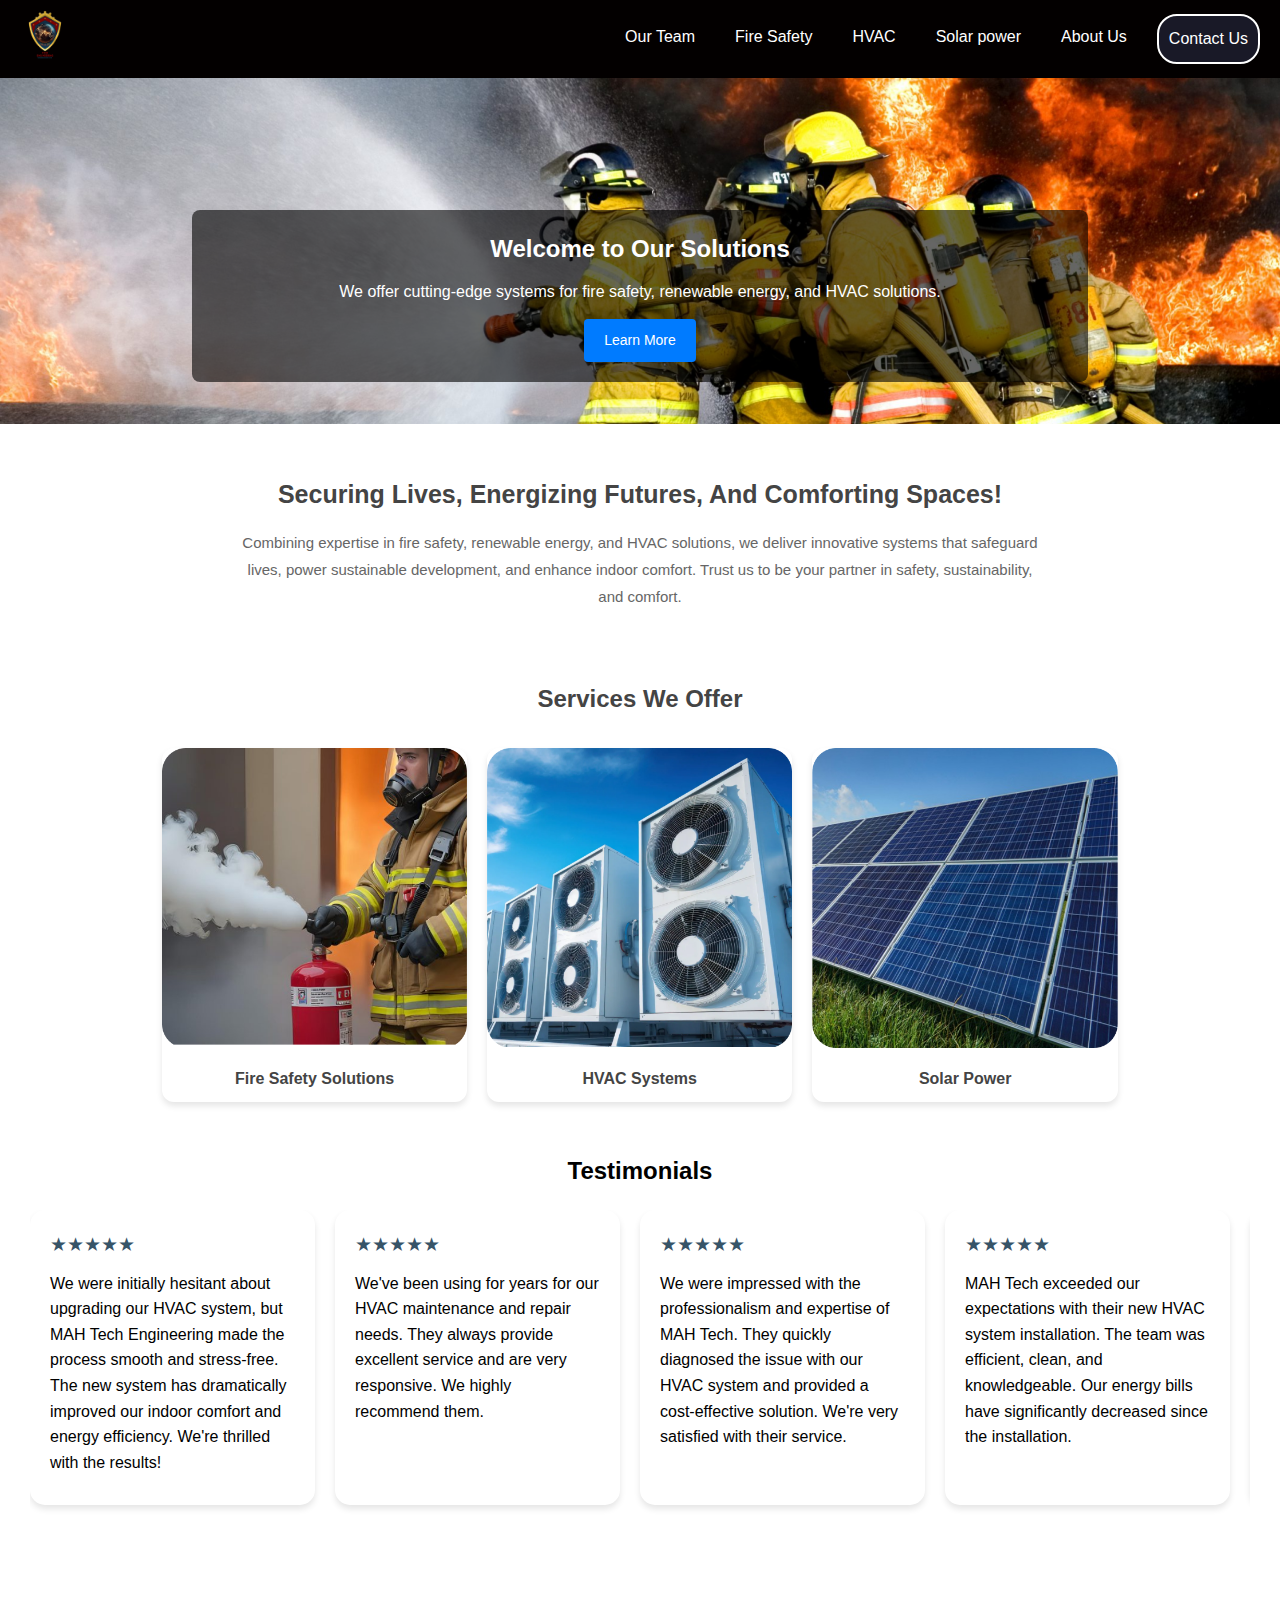
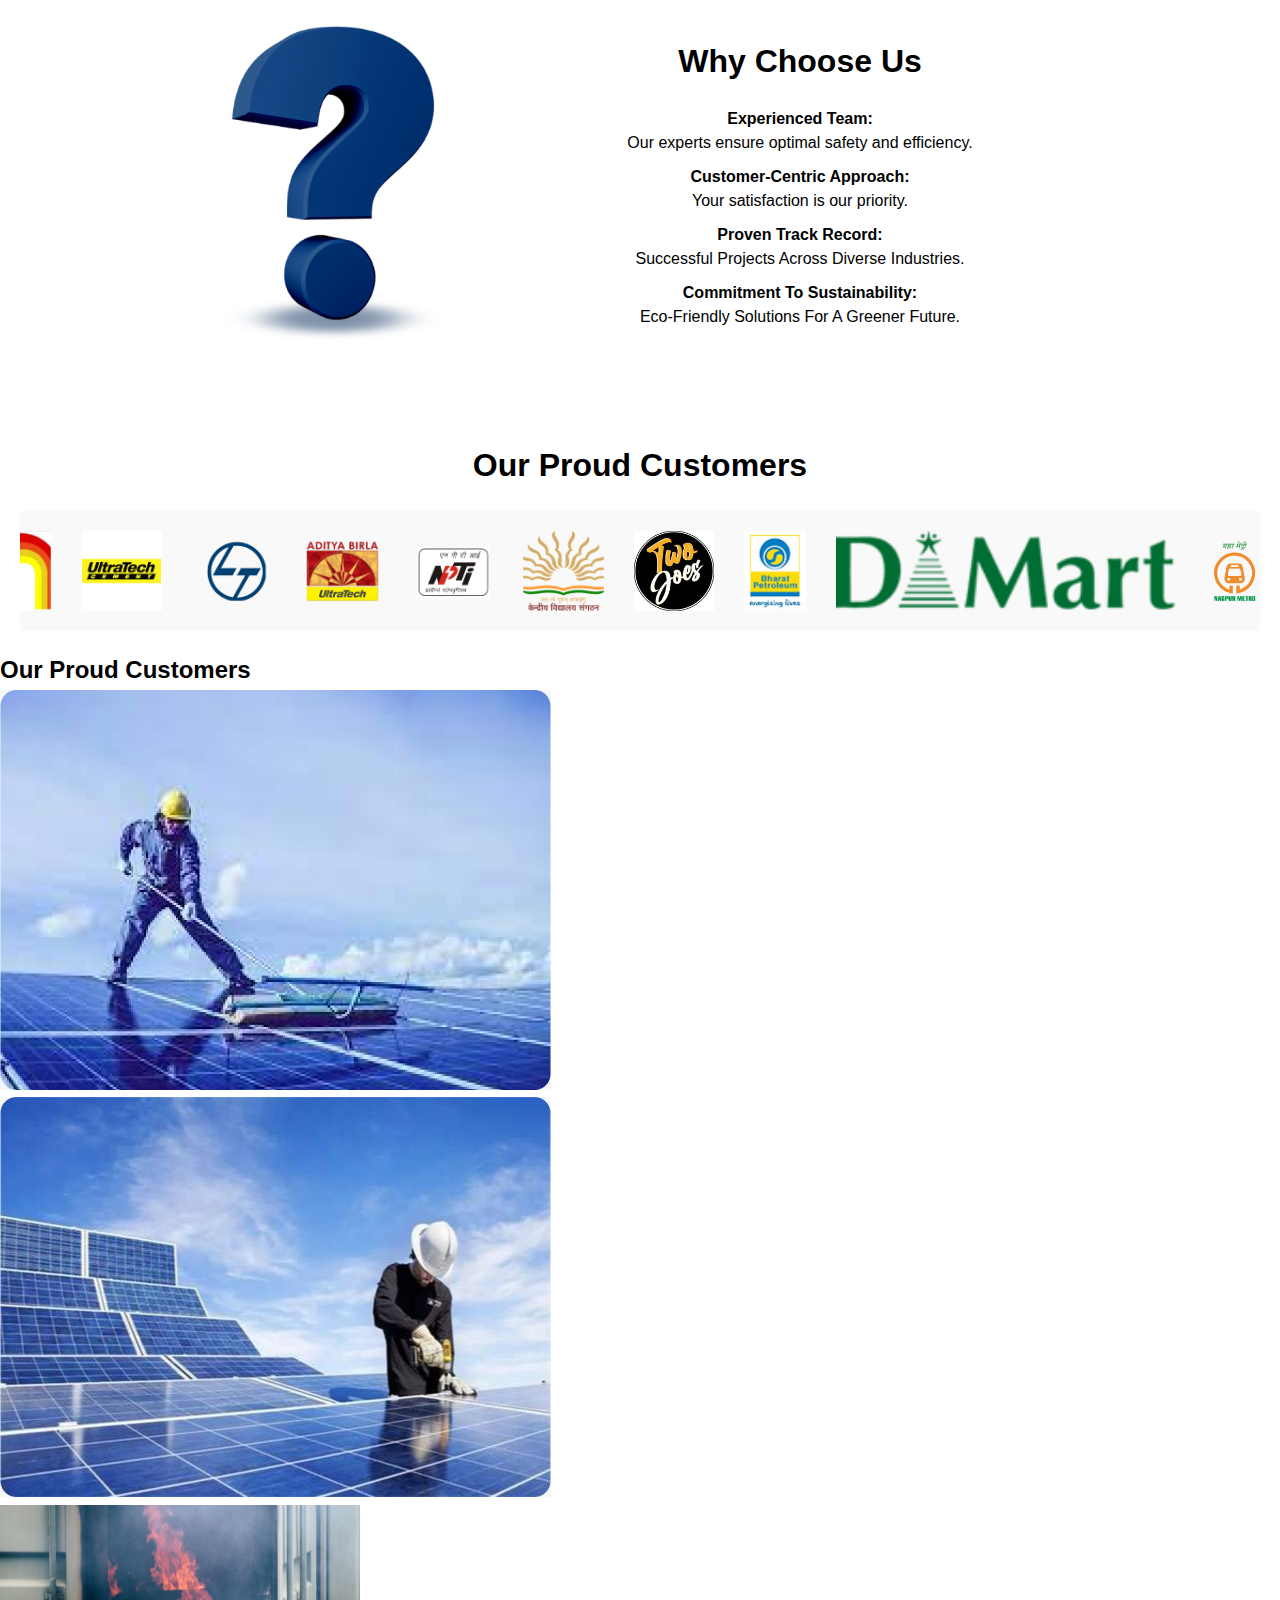
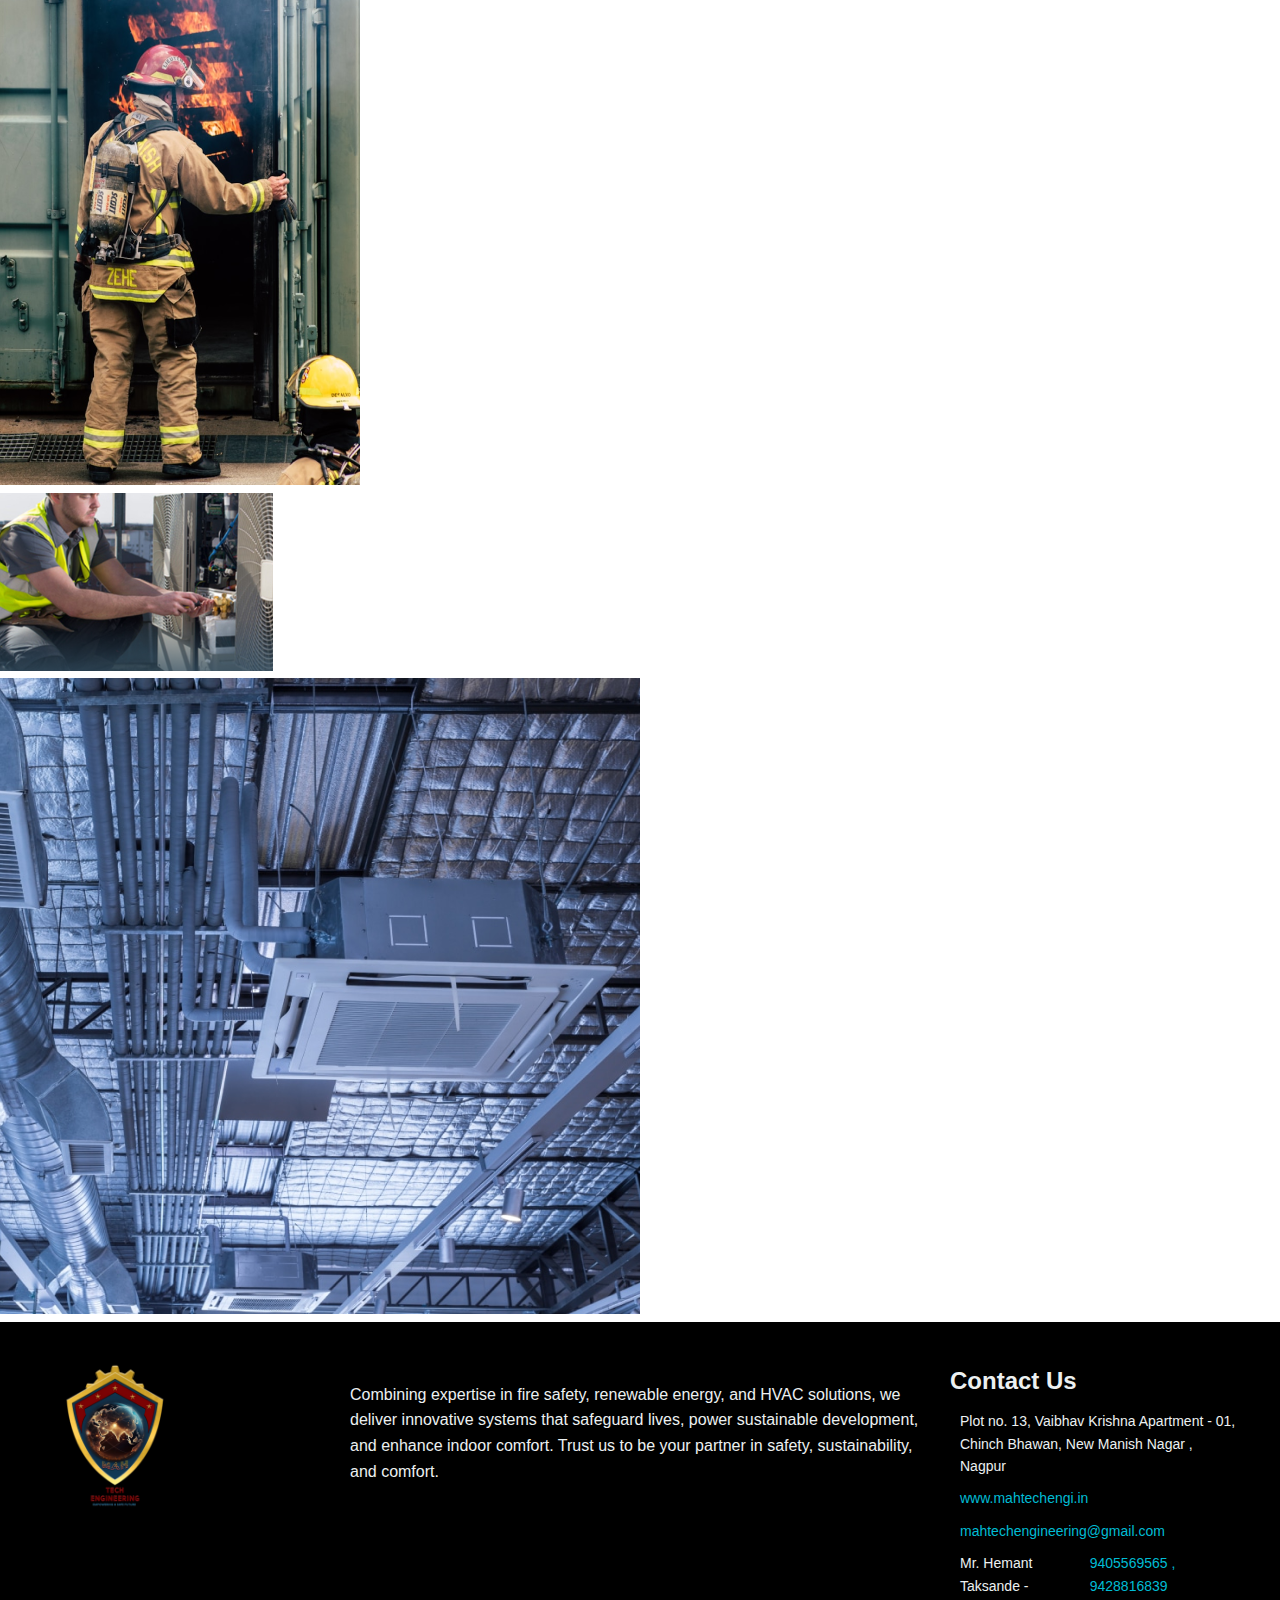
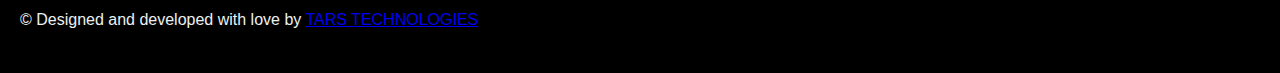
<file: index.html>
<!DOCTYPE html>
<html lang="en">

<head>
  <meta charset="UTF-8">
  <meta name="viewport" content="width=device-width, initial-scale=1.0">
  <title>MAH Tech Engineering</title>
  <link href="https://cdnjs.cloudflare.com/ajax/libs/font-awesome/5.15.3/css/all.min.css" rel="stylesheet" />
  <link rel="stylesheet" href="assets/css/index.css" />
  <link rel="stylesheet" href="assets/css/style.css" />
</head>

<body>
  <div class="navbar">
    <div class="logo"><a href="index.html"><img src="/assets/img/logo.png" alt=""></a></div>
    <div class="hamburger" onclick="toggleMenu()">
      <div></div>
      <div></div>
      <div></div>
    </div>
    <ul id="nav-links">
      <li><a href="ourTeam.html">Our Team</a></li>
      <li><a href="firesafety.html">Fire Safety</a></li>
      <li><a href="hvac.html">HVAC</a></li>
      <li><a href="solar.html">Solar power</a></li>
      <li><a href="about.html">About Us</a></li>
      <div class="down">
        <li><a href="contact.html">Contact Us</a></li>
      </div>
    </ul>
  </div>

  <script>
    function toggleMenu() {
      const navLinks = document.getElementById('nav-links');
      navLinks.classList.toggle('active');
    }
  </script>

  <!-- Slideshow container -->
  <div class="slideshow-container">

    <!-- Slide 1 -->
    <div class="mySlides fade">
      <div class="numbertext">1 / 3</div>
      <img src="/assets/img/slider1.png" alt="Slide 1">
      <div class="content">
        <h2>Welcome to Our Solutions</h2>
        <p>We offer cutting-edge systems for fire safety, renewable energy, and HVAC solutions.</p>
        <a href="#learn-more" class="btn">Learn More</a>
      </div>
    </div>

    <!-- Slide 2 -->
    <div class="mySlides fade">
      <div class="numbertext">2 / 3</div>
      <img src="/assets/img/slider2.png" alt="Slide 2">
      <div class="content">
        <h2>Sustainability and Comfort</h2>
        <p>Our innovative designs power sustainable development and enhance indoor comfort.</p>
        <a href="#services" class="btn">Our Services</a>
      </div>
    </div>

    <!-- Slide 3 -->
    <div class="mySlides fade">
      <div class="numbertext">3 / 3</div>
      <img src="/assets/img/slider3.png" alt="Slide 3">
      <div class="content">
        <h2>Partner in Safety</h2>
        <p>Trust us to safeguard lives and provide reliable solutions tailored to your needs.</p>
        <a href="#contact" class="btn">Contact Us</a>
      </div>
    </div>

  </div>

  <section class="text">
    <h1>Securing Lives, Energizing Futures, And Comforting Spaces!</h1>
    <p>
      Combining expertise in fire safety, renewable energy, and HVAC solutions, we deliver innovative systems that
      safeguard lives, power sustainable development, and enhance indoor comfort. Trust us to be your partner in safety,
      sustainability, and comfort.
    </p>
  </section>

  <section class="services-section">
    <h2> Services We Offer</h2>
    <div class="services-container">

      <div class="service">
        <a href="firesafety.html" style="text-decoration: none;">
          <img src="/assets/img/service1.png" alt="">
          <p>Fire Safety Solutions</p>
        </a>
      </div>

      <div class="service">
        <a href="hvac.html" style="text-decoration: none;">
          <img src="/assets/img/service2.png" alt="">
          <p>HVAC Systems</p>
        </a>
      </div>
      <div class="service">
        <a href="solar.html" style="text-decoration: none;">
          <img src="/assets/img/service3.png" alt="">
          <p>Solar Power</p>
        </a>
      </div>

    </div>
  </section>

  <div class="testimonials-section">
    <h2>Testimonials</h2>
    <div class="carousel-container">
      <!-- <button class="nav-btn prev-btn" onclick="slideTestimonials(-1)">&#10094;</button> -->
      <div class="testimonials-container" id="testimonialsContainer">
        <!-- Testimonial 1 -->
        <div class="testimonial-card">
          <div class="stars">★★★★★</div>
          <p>
            We were initially hesitant about upgrading our HVAC system, but MAH Tech Engineering made the process smooth
            and stress-free. The new system has dramatically improved our indoor comfort and energy efficiency. We're
            thrilled with the results!
          </p>
          <!--<p><strong>[Client Name] | [Client Company Name]</strong></p>-->
        </div>
        <!-- Testimonial 2 -->
        <div class="testimonial-card">
          <div class="stars">★★★★★</div>
          <p>
            We've been using for years for our HVAC maintenance and repair needs. They always provide excellent service
            and are very responsive. We highly recommend them.
          </p>
          <!--<p><strong>[Client Name] | [Client Company Name]</strong></p>-->
        </div>
        <!-- Testimonial 3 -->
        <div class="testimonial-card">
          <div class="stars">★★★★★</div>
          <p>
            We were impressed with the professionalism and expertise of MAH Tech. They quickly diagnosed the issue with
            our HVAC system and provided a cost-effective solution. We're very satisfied with their service.
          </p>
          <!--<p><strong>[Client Name] | [Client Company Name]</strong></p>-->
        </div>
        <!-- Testimonial 4 -->
        <div class="testimonial-card">
          <div class="stars">★★★★★</div>
          <p>
            MAH Tech exceeded our expectations with their new HVAC system installation. The team was efficient, clean,
            and knowledgeable. Our energy bills have significantly decreased since the installation.
          </p>
          <!--<p><strong>[Client Name] | [Client Company Name]</strong></p>-->
        </div>
        <!-- Testimonial 5 -->
        <div class="testimonial-card">
          <div class="stars">★★★★★</div>
          <p>
            MAH Tech Engineering provided exceptional service from start to finish. Their technicians were
            knowledgeable, courteous, and efficient. We’re confident in recommending them to anyone in need of HVAC
            services.
          </p>
          <!--<p><strong>[Client Name] | [Client Company Name]</strong></p>-->
        </div>

      </div>
      <!-- <button class="nav-btn next-btn" onclick="slideTestimonials(1)">&#10095;</button> -->
    </div>
  </div>

  <script>
    // let currentIndex = 0;
    const testimonialsContainer = document.getElementById('testimonialsContainer');
    const testimonialCards = document.querySelectorAll('.testimonial-card');
    const totalCards = testimonialCards.length;
    const cardsPerView = 4; // Number of cards visible on desktop

    function autoSlideTestimonials() {
      const maxIndex = totalCards - cardsPerView;

      // Move to the next slide
      currentIndex++;
      if (currentIndex > maxIndex) {
        currentIndex = 0; // Reset to the first slide
      }

      const translateX = -(currentIndex * (100 / cardsPerView));
      testimonialsContainer.style.transform = `translateX(${translateX}%)`;
    }

    // Automatically slide every 3 seconds
    setInterval(autoSlideTestimonials, 3000);
  </script>



  <div class="choose-us-section">
    <div class="container">
      <div class="image-container">
        <img src="/assets/img/chooseus1.png" alt="Why Choose Us">
      </div>
      <div class="content-container">
        <h2>Why Choose Us</h2>
        <ul>
          <li>
            <strong>Experienced Team:</strong><br>Our experts ensure optimal safety and efficiency.
          </li>
          <li>
            <strong>Customer-Centric Approach:</strong><br>Your satisfaction is our priority.
          </li>
          <li>
            <strong>Proven Track Record:</strong><br> Successful Projects Across Diverse Industries.
          </li>
          <li>
            <strong>Commitment To Sustainability:</strong><br> Eco-Friendly Solutions For A Greener Future.
          </li>
        </ul>
      </div>
    </div>
  </div>


  <div class="proud-container">
    <div class="header-content">
      <h1>Our Proud Customers</h1>
    </div>
    <div class="logos-carousel">
      <div class="logos-track">
        <!-- Logos -->
        <img alt="Logo 1" src="/assets/img/upperlogo1.png" class="carousel-logo">
        <img alt="Logo 2" src="/assets/img/upperlogo2.png" class="carousel-logo">
        <img alt="Logo 3" src="/assets/img/upperlogo3.png" class="carousel-logo">
        <img alt="Logo 4" src="/assets/img/upperlogo4.png" class="carousel-logo">
        <img alt="Logo 5" src="/assets/img/upperlogo5.png" class="carousel-logo">
        <img alt="Logo 6" src="/assets/img/upperlogo6.png" class="carousel-logo">
        <img alt="Logo 7" src="/assets/img/upperlogo7.jpg" class="carousel-logo">
        <img alt="Logo 8" src="/assets/img/upperlogo8.jpg" class="carousel-logo">
        <img alt="Logo 9" src="/assets/img/upperlogo9.png" class="carousel-logo">
        <!-- <img alt="Logo 10" src="/assets/img/upperlogo10.png" class="carousel-logo"> -->
        <img alt="Logo 11" src="/assets/img/upperlogo11.png" class="carousel-logo">
        <img alt="Logo 12" src="/assets/img/upperlogo12.jpg" class="carousel-logo">
        <img alt="Logo 13" src="/assets/img/upperlogo13.png" class="carousel-logo">
        <!-- <img alt="Logo 14" src="/assets/img/upperlogo14.png" class="carousel-logo"> -->
        <img alt="Logo 15" src="/assets/img/upperlogo15.png" class="carousel-logo">
      </div>
    </div>


    <script>document.addEventListener("DOMContentLoaded", function () {
        const track = document.querySelector(".logos-track");
        const logos = Array.from(track.children);

        // Clone logos for seamless looping
        logos.forEach((logo) => {
          const clone = logo.cloneNode(true);
          track.appendChild(clone);
        });

        let scrollPosition = 0;
        const scrollSpeed = 1; // Adjust speed of scrolling (pixels per frame)

        function animate() {
          scrollPosition -= scrollSpeed;

          // Reset to start when scrolling exceeds the width of original content
          const firstLogoWidth = logos[0].offsetWidth + 30; // Logo width + gap
          if (Math.abs(scrollPosition) >= firstLogoWidth * logos.length) {
            scrollPosition = 0;
          }

          // Apply transform
          track.style.transform = `translateX(${scrollPosition}px)`;

          // Request next frame
          requestAnimationFrame(animate);
        }

        animate();
      });
    </script>


  </div>

  <script>
    document.querySelector('.arrow').addEventListener('click', function () {
      var customers = document.querySelector('.customers');
      if (customers.style.display === 'flex') {
        customers.style.display = 'none';
      } else {
        customers.style.display = 'flex';
      }
    });
  </script>


  <section class="customer-section">
    <h2>Our Proud Customers</h2>
    <div class="customer-grid">
      <div class="customer-item">
        <img src="assets/img/customer1.jpeg" alt="Customer 1">
      </div>
      <div class="customer-item">
        <img src="assets/img/customer2.jpeg" alt="Customer 2">
      </div>
      <div class="customer-item">
        <img src="assets/img/aboutbar.png" alt="Customer 3">
      </div>
      <div class="customer-item">
        <img src="assets/img/customer-3.png" alt="Customer 4">
      </div>
      <div class="customer-item">
        <img src="assets/img/about1.png" alt="Customer 5">
      </div>
    </div>
  </section>


  <footer class="footer-container">
    <div class="footer-content">
      <!-- Section 1: Logo -->
      <div class="footer-logo-section">
        <img src="/assets/img/footerlogo.png" alt="Mah Fire and Safety Solution Logo" class="footer-logo">
      </div>

      <!-- Section 2: Info/About -->
      <div class="footer-info-section">
        <p>
          Combining expertise in fire safety, renewable energy, and HVAC solutions, we deliver innovative systems that
          safeguard lives, power sustainable development, and enhance indoor comfort. Trust us to be your partner in
          safety, sustainability, and comfort.
        </p>
      </div>

      <!-- Section 3: Contact Info -->
      <div class="footer-contact-section">
        <h2>Contact Us</h2>
        <ul>
          <li><i class='bx bxs-edit-location'></i> Plot no. 13, Vaibhav Krishna Apartment - 01, Chinch Bhawan, New
            Manish Nagar , Nagpur</li>
          <li><i class='bx bx-link-alt'></i> <a href="https://www.mahfireandsafetysolution.com"
              target="_blank">www.mahtechengi.in</a></li>
          <li><i class='bx bx-envelope'></i> <a
              href="mailto:mahfireandsafetysolution@gmail.com">mahtechengineering@gmail.com</a></li>
          <li><i class='bx bx-phone'></i> Mr. Hemant Taksande - <a href="tel:+919405569565">9405569565 , 9428816839</a>
          </li>
        </ul>
      </div>
    </div>
    <p class="footer-credit">© Designed and developed with love by <a href="https://tarstech.in/" target="_blank">TARS
        TECHNOLOGIES</a></p>

  </footer>

  <script>
    let slideIndex = 0;
    showSlides();

    function showSlides() {
      let i;
      let slides = document.getElementsByClassName("mySlides");
      for (i = 0; i < slides.length; i++) {
        slides[i].style.display = "none";
      }
      slideIndex++;
      if (slideIndex > slides.length) { slideIndex = 1 }
      slides[slideIndex - 1].style.display = "block";
      setTimeout(showSlides, 2000); // Change image every 2 seconds
    }
  </script>


  <script>
    const blogContainer = document.querySelector('.blog-container');
    const leftBtn = document.querySelector('.left-btn');
    const rightBtn = document.querySelector('.right-btn');
    const posts = document.querySelectorAll('.blog-post');

    let currentIndex = 0;
    const postsToShow = 3; // Number of blocks to show
    const totalPosts = posts.length;
    const postWidth = posts[0].offsetWidth + 20; // Including gap

    // Set up the maximum index of visible blocks
    const maxIndex = totalPosts - postsToShow;

    const updateCarousel = () => {
      if (currentIndex < 0) currentIndex = maxIndex;
      if (currentIndex > maxIndex) currentIndex = 0;
      blogContainer.style.transform = translateX(`-${currentIndex * postWidth}px`);
    };

    leftBtn.addEventListener('click', () => {
      currentIndex--;
      updateCarousel();
    });

    rightBtn.addEventListener('click', () => {
      currentIndex++;
      updateCarousel();
    });

    window.addEventListener('resize', () => {
      // Recalculate post width dynamically on window resize
      const postWidth = posts[0].offsetWidth + 20; // Including gap
      updateCarousel();
    });

    // Initial update to set the carousel to the correct position
    updateCarousel();
  </script>



</body>

</html>
</file>
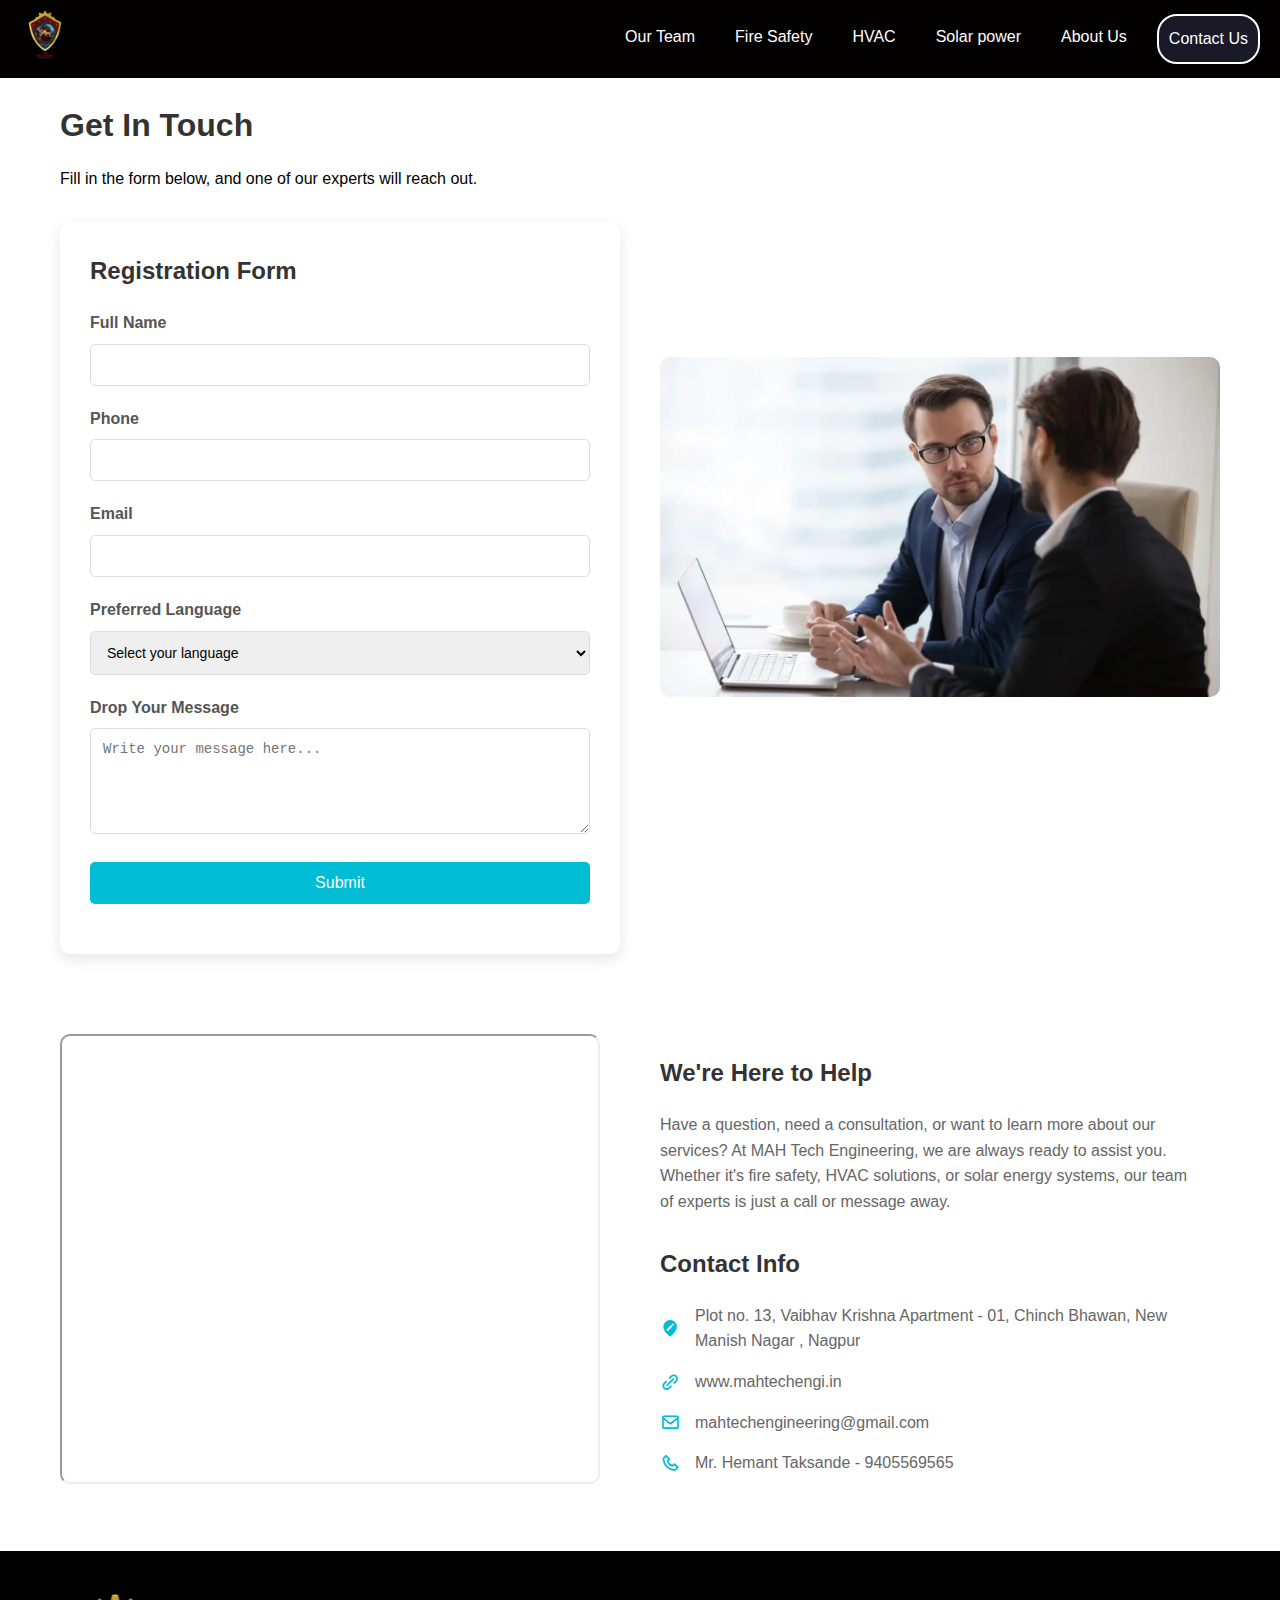
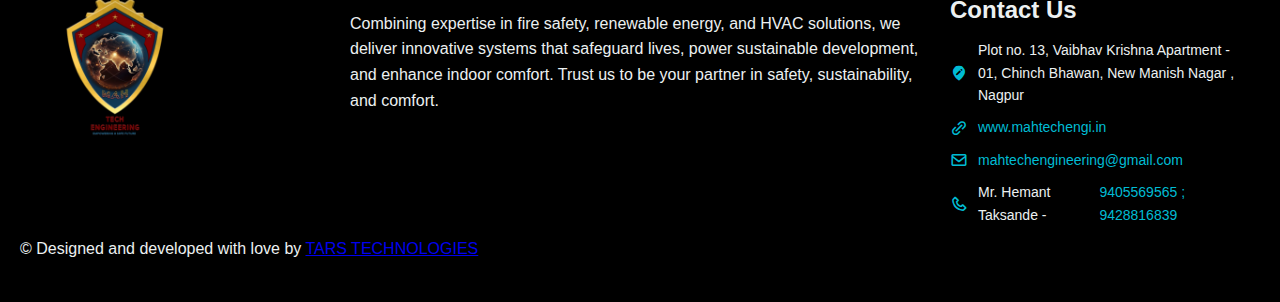
<file: contact.html>
<!DOCTYPE html>
<html lang="en">

<head>
    <meta charset="UTF-8">
    <meta name="viewport" content="width=device-width, initial-scale=1.0">
    <title>Contact</title>
    <link href='https://unpkg.com/boxicons@2.1.4/css/boxicons.min.css' rel='stylesheet'>
    <link rel="stylesheet" href="assets/css/contact.css" />
    <link rel="stylesheet" href="assets/css/style.css" />
</head>

<body>

    <div class="navbar">
        <div class="logo">
            <a href="index.html">
                <img src="/assets/img/logo.png" alt="">
            </a>
        </div>
        <div class="hamburger" onclick="toggleMenu()">
            <div></div>
            <div></div>
            <div></div>
        </div>
        <ul id="nav-links">
            <li><a href="ourTeam.html">Our Team</a></li>
            <li><a href="firesafety.html">Fire Safety</a></li>
            <li><a href="hvac.html">HVAC</a></li>
            <li><a href="solar.html">Solar power</a></li>
            <li><a href="about.html">About Us</a></li>
            <div class="down">
                <li><a href="contact.html">Contact Us</a></li>
            </div>
        </ul>
    </div>

    <script>
        function toggleMenu() {
            const navLinks = document.getElementById('nav-links');
            navLinks.classList.toggle('active');
        }
    </script>
    <div class="container">
        <div class="link">
            <div class="line">
                <h1>Get In Touch</h1>
                <p>Fill in the form below, and one of our experts will reach out.</p>
            </div>
            <div class="container-1">
                <h2>Registration Form</h2>
                <form action="/submit_registration" method="POST">
                    <div class="form-group">
                        <label for="name">Full Name</label>
                        <input type="text" id="name" name="name" required>
                    </div>
                    <div class="form-group">
                        <label for="phone">Phone</label>
                        <input type="tel" id="phone" name="phone" required>
                    </div>
                    <div class="form-group">
                        <label for="email">Email</label>
                        <input type="email" id="email" name="email" required>
                    </div>
                    <div class="form-group">
                        <label for="language">Preferred Language</label>
                        <select id="language" name="language" required>
                            <option value="" disabled selected>Select your language</option>
                            <option value="english">English</option>
                            <option value="hindi">Hindi</option>
                            <option value="marathi">Marathi</option>
                        </select>
                    </div>
                    <div class="form-group">
                        <label for="message">Drop Your Message</label>
                        <textarea id="message" name="message" rows="5" placeholder="Write your message here..."
                            required></textarea>
                    </div>
                    <div class="form-group">
                        <button type="submit">Submit</button>
                    </div>
                </form>
            </div>
        </div>
        <div class="image">
            <img src="/assets/img/contactbanner.png" alt="Contact Banner">
        </div>
    </div>

    <div class="cont-1">
        <div class="cont-2">
            <iframe
                src="https://www.google.com/maps/embed?pb=!1m18!1m12!1m3!1d3722.0174057078893!2d79.06837472751734!3d21.111872234813426!2m3!1f0!2f0!3f0!3m2!1i1024!2i768!4f13.1!3m3!1m2!1s0x3bd4bf7bab3a7a4b%3A0xc19e0a62839b6f68!2sUrvoola%20Colony%2C%20Gajanan%20Nagar%2C%20Nagpur%2C%20Maharashtra%20440015!5e0!3m2!1sen!2sin!4v1735209963300!5m2!1sen!2sin"
                allowfullscreen="" loading="lazy" referrerpolicy="no-referrer-when-downgrade"></iframe>
        </div>
        <div class="data">
            <h2>We're Here to Help</h2>
            <p>Have a question, need a consultation, or want to learn more about our services? At MAH Tech
                Engineering, we are always ready to assist you. Whether it's fire safety, HVAC solutions, or solar
                energy systems, our team of experts is just a call or message away.</p>
            <div class="data-1">
                <h2>Contact Info</h2>
                <p><i class='bx bxs-edit-location'></i> Plot no. 13, Vaibhav Krishna Apartment - 01, Chinch Bhawan, New Manish Nagar , Nagpur
                </p>
                <p><i class='bx bx-link-alt'></i> www.mahtechengi.in</p>
                <p><i class='bx bx-envelope'></i> mahtechengineering@gmail.com</p>
                <p><i class='bx bx-phone'></i> Mr. Hemant Taksande - 9405569565</p>
            </div>
        </div>
    </div>

    <footer class="footer-container">
        <div class="footer-content">
            <div class="footer-logo-section">
                <img src="/assets/img/footerlogo.png" alt="Mah Fire and Safety Solution Logo" class="footer-logo">
            </div>
            <div class="footer-info-section">
                <p>Combining expertise in fire safety, renewable energy, and HVAC solutions, we deliver innovative
                    systems that safeguard lives, power sustainable development, and enhance indoor comfort. Trust
                    us to be your partner in safety, sustainability, and comfort.</p>
            </div>
            <div class="footer-contact-section">
                <h2>Contact Us</h2>
                <ul>
                    <li><i class='bx bxs-edit-location'></i>Plot no. 13, Vaibhav Krishna Apartment - 01, Chinch Bhawan, New Manish Nagar , Nagpur</li>
                    <li><i class='bx bx-link-alt'></i> <a href="https://www.mahfireandsafetysolution.com"
                            target="_blank">www.mahtechengi.in</a></li>
                    <li><i class='bx bx-envelope'></i> <a
                            href="mailto:mahfireandsafetysolution@gmail.com">mahtechengineering@gmail.com</a></li>
                    <li><i class='bx bx-phone'></i> Mr. Hemant Taksande - <a href="tel:+919405569565">9405569565 ;
                            9428816839</a></li>
                </ul>
            </div>
        </div>
        <p class="footer-credit">© Designed and developed with love by <a href="https://tarstech.in/"
                target="_blank">TARS TECHNOLOGIES</a></p>

    </footer>
</body>

</html>
</file>
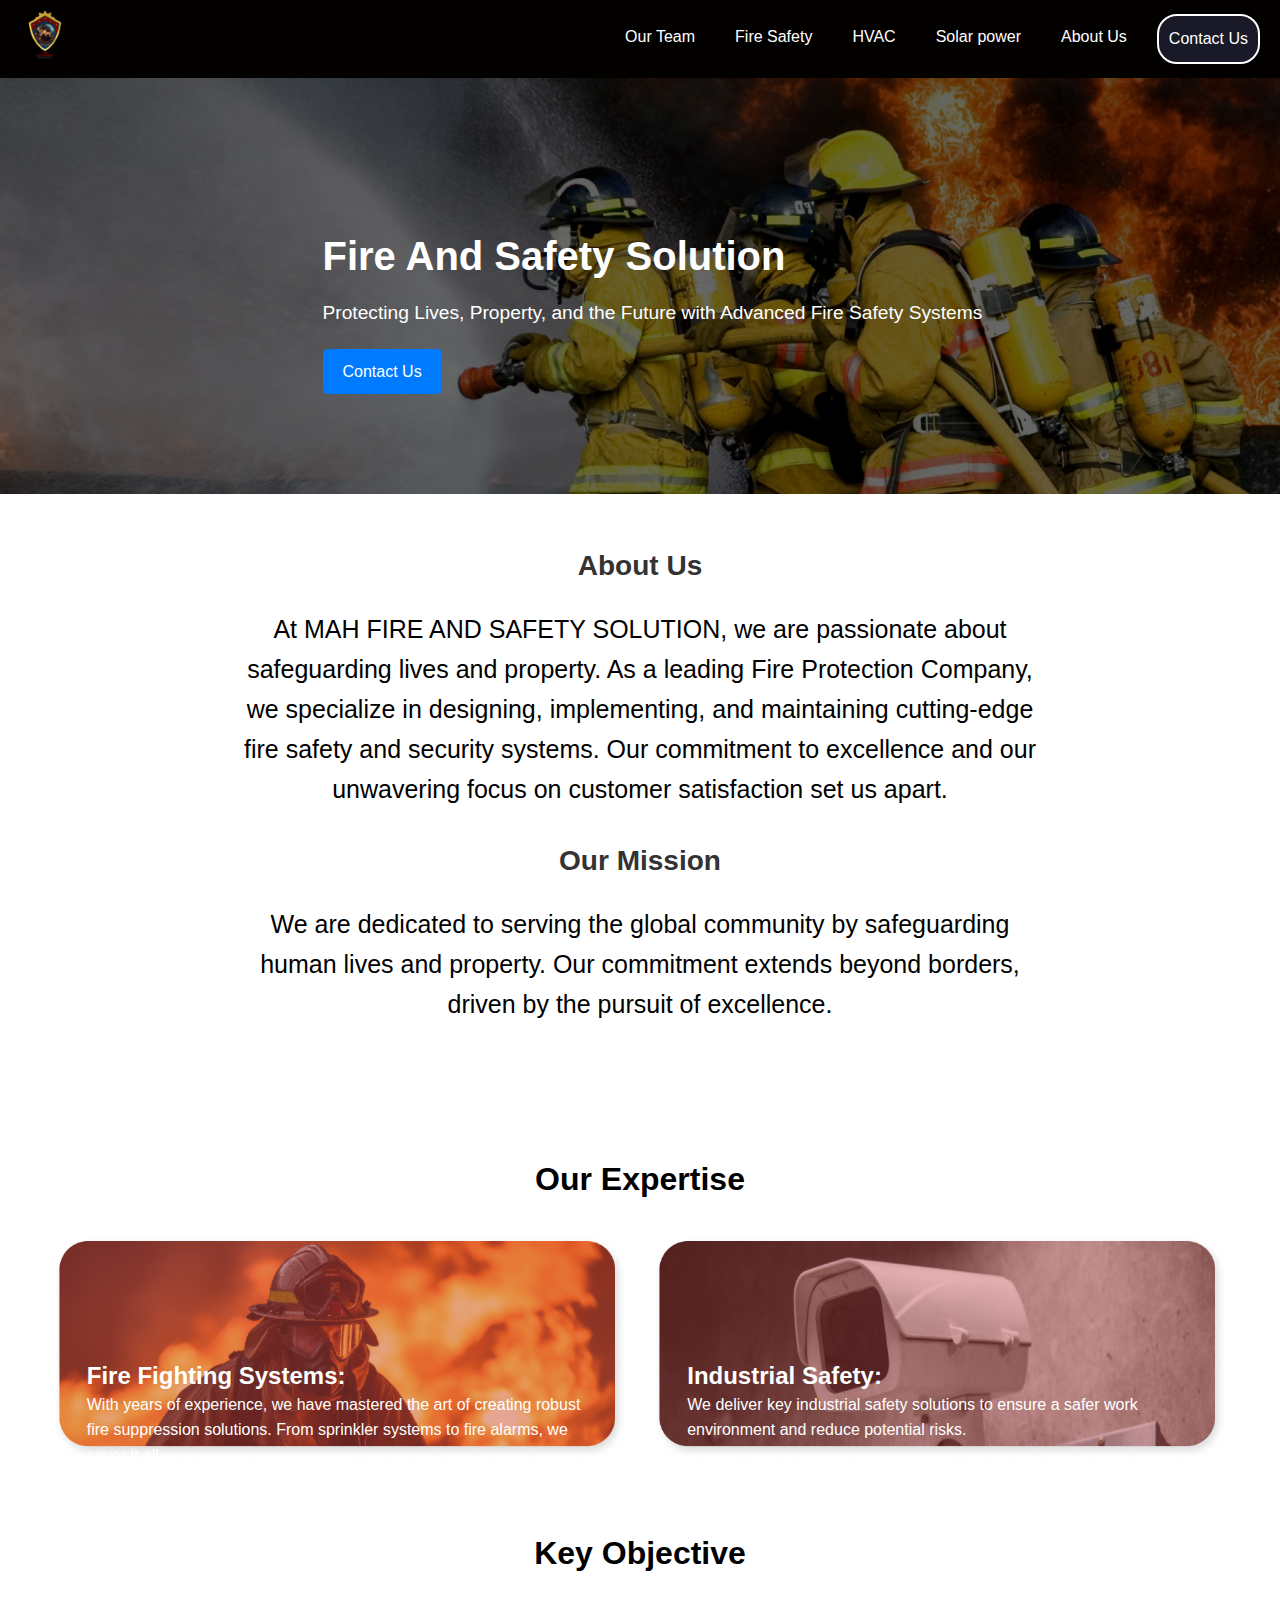
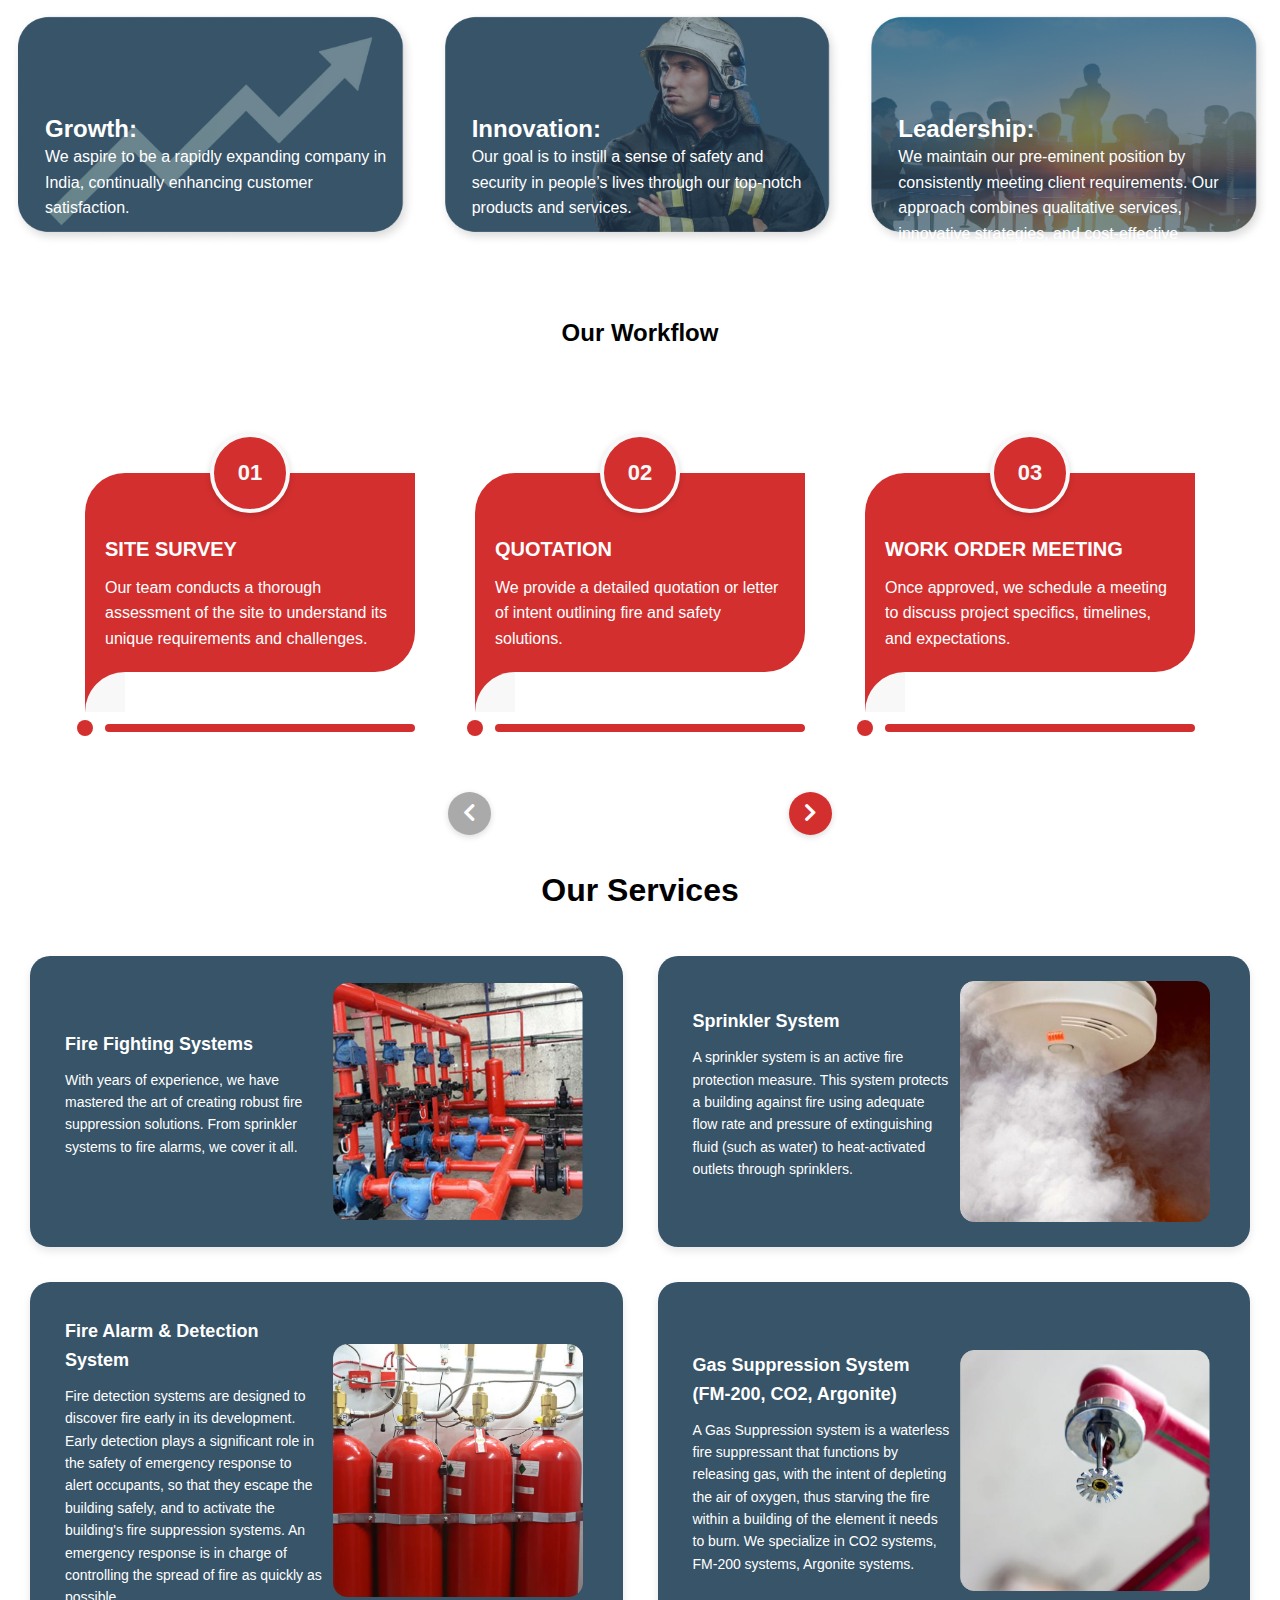
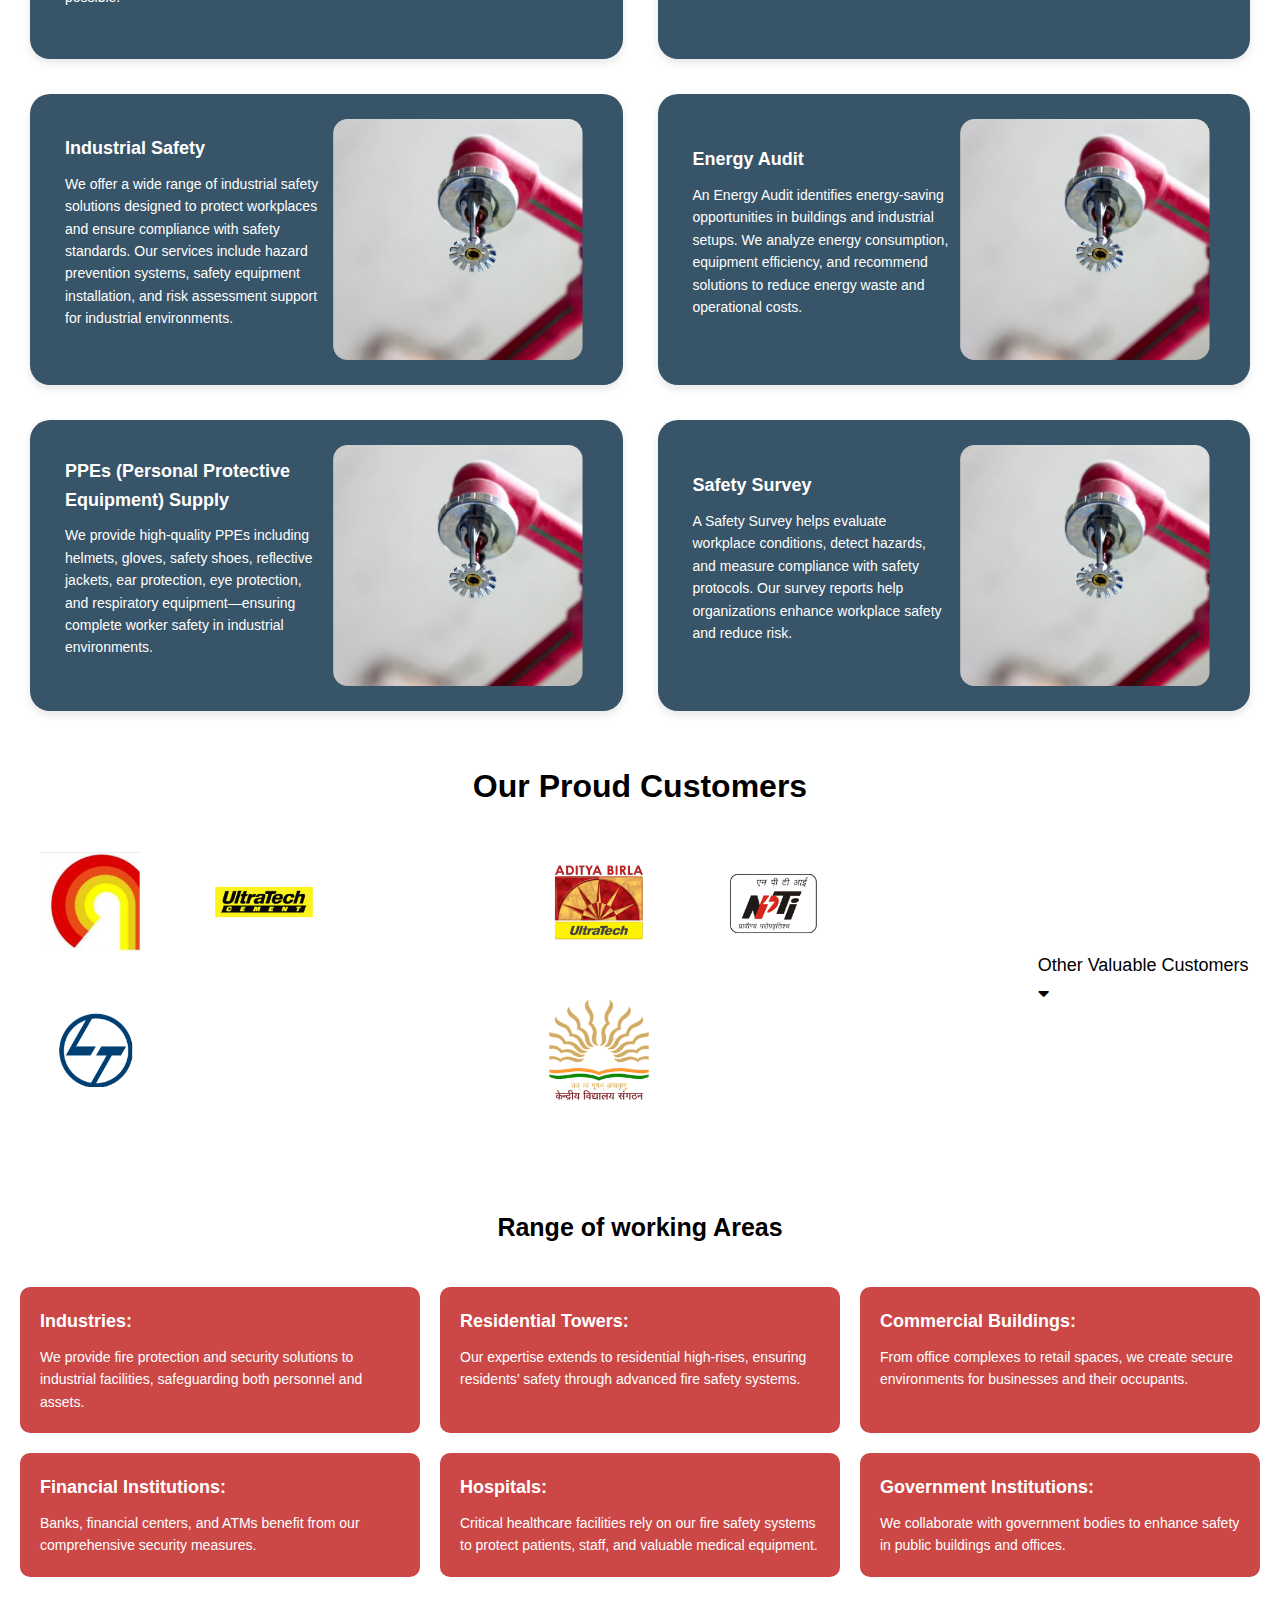
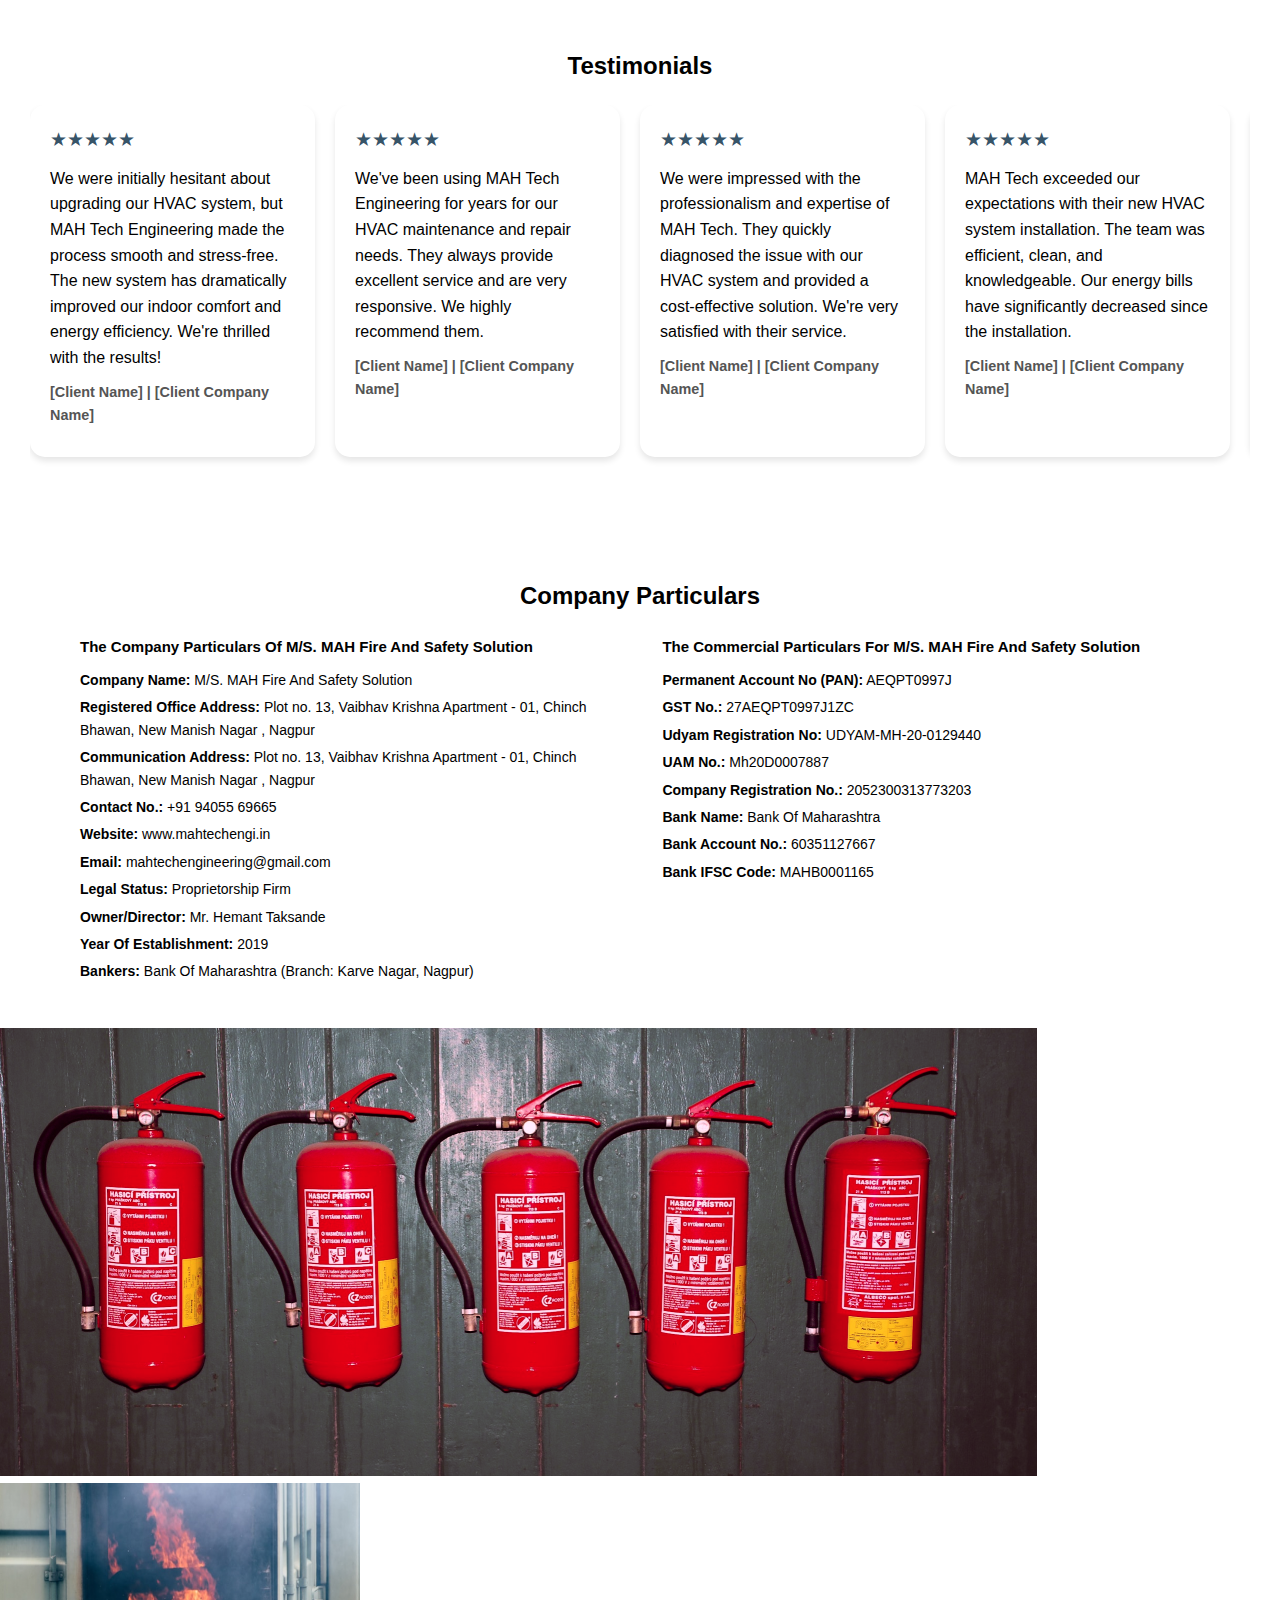
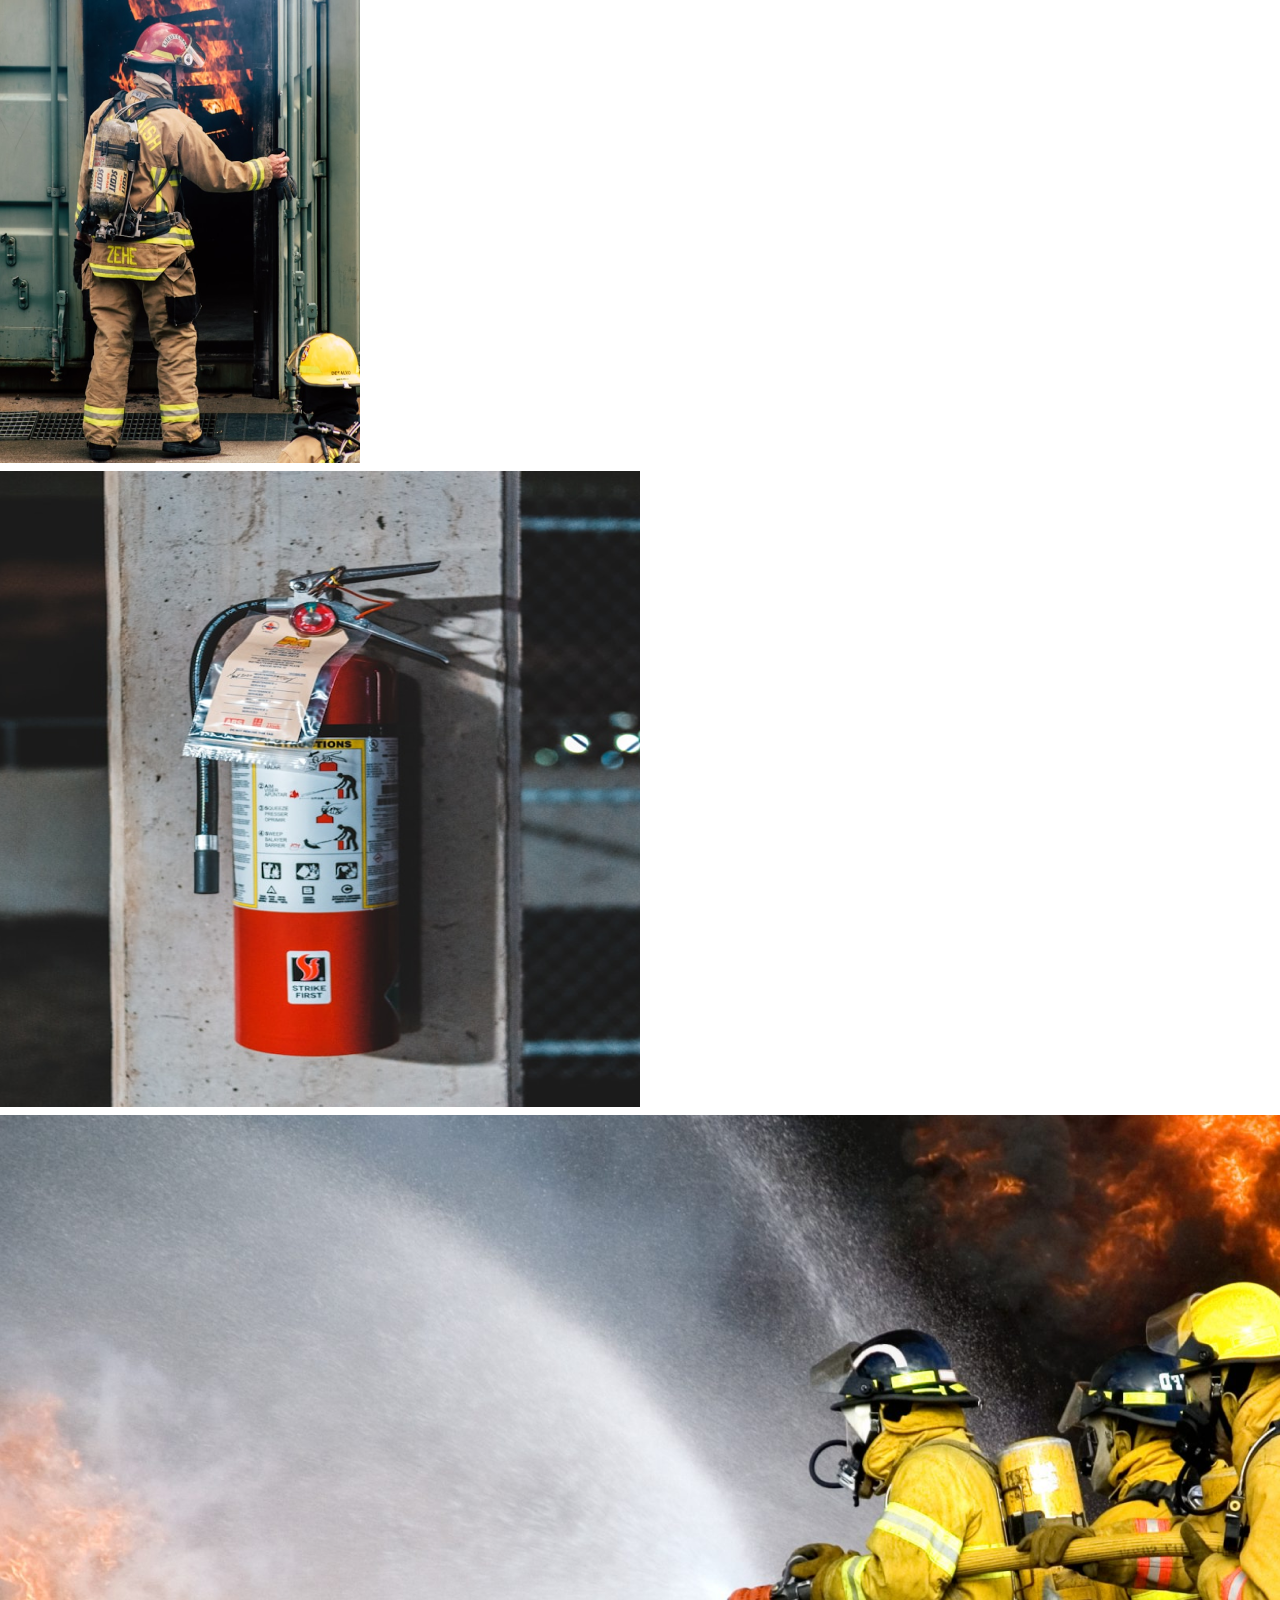
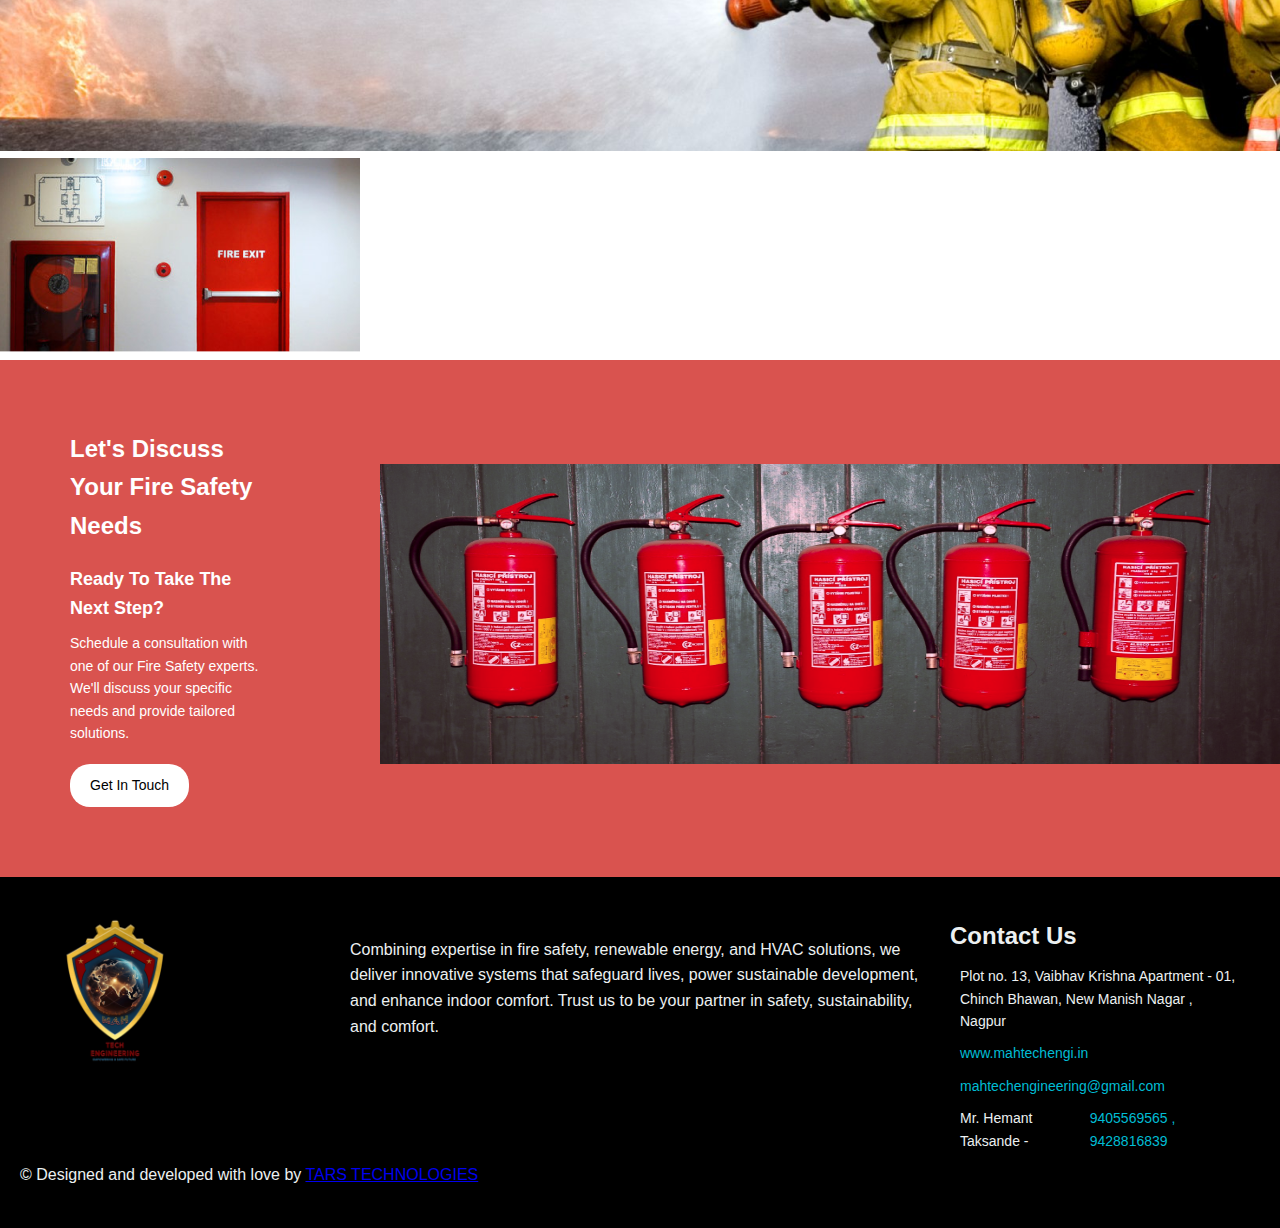
<file: firesafety.html>
<!DOCTYPE html>
<html lang="en">

<head>
    <meta charset="UTF-8">
    <meta name="viewport" content="width=device-width, initial-scale=1.0">
    <title>MAH Tech Engineering</title>
    <link href="https://cdnjs.cloudflare.com/ajax/libs/font-awesome/5.15.3/css/all.min.css" rel="stylesheet" />
    <link rel="stylesheet" href="assets/css/firesafety.css" />
    <link rel="stylesheet" href="assets/css/style.css" />

</head>

<body>
    <div class="navbar">
        <div class="logo"><a href="index.html"><img src="/assets/img/logo.png" alt=""></a></div>
        <div class="hamburger" onclick="toggleMenu()">
            <div></div>
            <div></div>
            <div></div>
        </div>
        <ul id="nav-links">
            <li><a href="ourTeam.html">Our Team</a></li>
            <li><a href="firesafety.html">Fire Safety</a></li>
            <li><a href="hvac.html">HVAC</a></li>
            <li><a href="solar.html">Solar power</a></li>
            <li><a href="about.html">About Us</a></li>
            <div class="down">
                <li><a href="contact.html">Contact Us</a></li>
            </div>
        </ul>
    </div>

    <script>
        function toggleMenu() {
            const navLinks = document.getElementById('nav-links');
            navLinks.classList.toggle('active');
        }
    </script>

    <!-- background image Header -->
    <section class="hero" style="background-image: url('/assets/img/firesafety.png')">
        <div class="overlay"></div>
        <div class="content">
            <h1>Fire And Safety Solution</h1>
            <p>Protecting Lives, Property, and the Future with Advanced Fire Safety Systems</p>
            <a href="contact.html" class="btn">Contact Us</a>
        </div>
    </section>
    <!-- background image Header end -->

    <section class="about-section">
        <div class="about-content">
            <h2>About Us</h2>
            <p>
                At MAH FIRE AND SAFETY SOLUTION, we are passionate about safeguarding lives and property.
                As a leading Fire Protection Company, we specialize in designing, implementing, and
                maintaining cutting-edge fire safety and security systems. Our commitment to excellence
                and our unwavering focus on customer satisfaction set us apart.
            </p>
        </div>
        <div class="mission-content">
            <h2>Our Mission</h2>
            <p>
                We are dedicated to serving the global community by safeguarding human lives and property.
                Our commitment extends beyond borders, driven by the pursuit of excellence.
            </p>
        </div>
    </section>
    <!-- =========================our expertise=================================== -->

    <section class="expertise-section">
        <h2 style="color: black;">Our Expertise</h2>
        <div class="expertise">
            <img src="/assets/img/expertise1.png" alt="">
            <h3>Fire Fighting Systems:</h3>
            <p>With years of experience, we have mastered the art of creating robust fire suppression solutions. From
                sprinkler systems to fire alarms, we cover it all.</p>
        </div>
        <div class="expertise">
            <img src="/assets/img/expertise2.png" alt="">
            <h3>Industrial Safety:</h3>
            <p> We deliver key industrial safety solutions to ensure a safer work environment and reduce potential
                risks.
            </p>
        </div>
    </section>

    <!-- ==================key objective========================= -->

    <section class="objective-section">
        <h2>Key Objective</h2>
        <div class="objective-container">
            <div class="Objective">
                <img src="/assets/img/keyobj1.png" alt="">
                <h3 class="Growth">Growth:</h3>
                <p>We aspire to be a rapidly expanding company in India, continually enhancing customer satisfaction.
                </p>
            </div>
            <div class="Objective">
                <img src="/assets/img/keyobj2.png" alt="">
                <h3>Innovation:</h3>
                <p>Our goal is to instill a sense of safety and
                    security in people’s lives through our top-notch products and
                    services.</p>
            </div>
            <div class="Objective">
                <img src="/assets/img/keyobj3.png" alt="">
                <h3>Leadership:</h3>
                <p>We maintain our pre-eminent position by consistently
                    meeting client requirements. Our approach combines qualitative
                    services, innovative strategies, and cost-effective solutions.</p>
            </div>
        </div>
    </section>

    <!-- ================================== -->

    <div class="flow">
        <h2>Our Workflow</h2>
        <div class="flow-container">
            <div class="main-carousel">
                <div class="workflow-wrapper active" id="workflow1">
                    <div class="workflow-box">
                        <div class="custom-shape"></div>
                        <div class="step-number">01</div>
                        <h3>SITE SURVEY</h3>
                        <p>Our team conducts a thorough assessment of the site to understand its unique requirements and
                            challenges.
                        </p>
                        <div class="line"></div>
                        <div class="circle"></div>
                    </div>
                    <div class="workflow-box">
                        <div class="custom-shape"></div>
                        <div class="step-number">02</div>
                        <h3>QUOTATION</h3>
                        <p>We provide a detailed quotation or letter of intent outlining fire and safety solutions.</p>
                        <div class="line"></div>
                        <div class="circle"></div>
                    </div>
                    <div class="workflow-box">
                        <div class="custom-shape"></div>
                        <div class="step-number">03</div>
                        <h3>WORK ORDER MEETING</h3>
                        <p>Once approved, we schedule a meeting to discuss project specifics, timelines, and
                            expectations.
                        </p>
                        <div class="line"></div>
                        <div class="circle"></div>
                    </div>
                </div>
                <div class="workflow-wrapper" id="workflow2">
                    <div class="workflow-box">
                        <div class="custom-shape"></div>
                        <div class="step-number">04</div>
                        <h3>CLIENT APPROVAL</h3>
                        <p>We seek formal approval from clients to proceed with the project.</p>
                        <div class="line"></div>
                        <div class="circle"></div>
                    </div>
                    <div class="workflow-box">
                        <div class="custom-shape"></div>
                        <div class="step-number">05</div>
                        <h3>PURCHASE ORDER</h3>
                        <p>With client approval, we release purchase orders for equipment and materials.</p>
                        <div class="line"></div>
                        <div class="circle"></div>
                    </div>
                    <div class="workflow-box">
                        <div class="custom-shape"></div>
                        <div class="step-number">06</div>
                        <h3>MANPOWER MOBILIZATION</h3>
                        <p>Our skilled workforce is mobilized to the site for efficient execution.</p>
                        <div class="line"></div>
                        <div class="circle"></div>
                    </div>
                </div>
                <div class="workflow-wrapper" id="workflow3">
                    <div class="workflow-box">
                        <div class="custom-shape"></div>
                        <div class="step-number">07</div>
                        <h3>PROJECT MANAGER’S VISIT</h3>
                        <p>Our project manager oversees implementation, ensuring quality and adherence to timelines.</p>
                        <div class="line"></div>
                        <div class="circle"></div>
                    </div>
                    <div class="workflow-box">
                        <div class="custom-shape"></div>
                        <div class="step-number">08</div>
                        <h3>SITE COMPLETION</h3>
                        <p>We complete the installation and setup of fire safety and security systems.</p>
                        <div class="line"></div>
                        <div class="circle"></div>
                    </div>
                    <div class="workflow-box">
                        <div class="custom-shape"></div>
                        <div class="step-number">09</div>
                        <h3>TESTING & COMMISSIONING</h3>
                        <p>Rigorous testing ensures system functionality before handing over the operational system.</p>
                        <div class="line"></div>
                        <div class="circle"></div>
                    </div>
                </div>
                <div class="workflow-wrapper" id="workflow4">
                    <div class="workflow-box">
                        <div class="custom-shape"></div>
                        <div class="step-number">10</div>
                        <h3>MAINTENANCE CONTRACT</h3>
                        <p>We offer maintenance contracts to ensure ongoing system reliability.</p>
                        <div class="line"></div>
                        <div class="circle"></div>
                    </div>
                    <div class="workflow-box">
                        <div class="custom-shape"></div>
                        <div class="step-number">11</div>
                        <h3>FINAL SAFETY AUDITS</h3>
                        <p>Regular audits ensure compliance with safety standards and regulations.</p>
                        <div class="line"></div>
                        <div class="circle"></div>
                    </div>
                </div>
            </div>


            <div class="carousel-buttons">
                <button class="carousel-button" id="prevBtn" disabled><i class="fas fa-chevron-left"></i></button>
                <button class="carousel-button" id="nextBtn"><i class="fas fa-chevron-right"></i></button>
            </div>
        </div>
    </div>

    <script>
        const workflows = document.querySelectorAll('.workflow-wrapper');
        const prevBtn = document.getElementById('prevBtn');
        const nextBtn = document.getElementById('nextBtn');
        let currentWorkflow = 0;

        const updateWorkflow = () => {
            workflows.forEach((workflow, index) => {
                workflow.classList.toggle('active', index === currentWorkflow);
            });
            prevBtn.disabled = currentWorkflow === 0;
            nextBtn.disabled = currentWorkflow === workflows.length - 1;
        };

        prevBtn.addEventListener('click', () => {
            if (currentWorkflow > 0) {
                currentWorkflow--;
                updateWorkflow();
            }
        });

        nextBtn.addEventListener('click', () => {
            if (currentWorkflow < workflows.length - 1) {
                currentWorkflow++;
                updateWorkflow();
            }
        });

        updateWorkflow();
    </script>

    <!-- ====================================== -->
    <div class="our-services">
        <h2>Our Services</h2>
    </div>
    <div class="container">
        <div class="grid">
            <div class="card">
                <div class="card-content">
                    <h3>Fire Fighting Systems</h3>
                    <p>
                        With years of experience, we have mastered the art of creating robust fire suppression
                        solutions. From sprinkler systems to fire alarms, we cover it all.
                    </p>
                </div>
                <img alt="Fire fighting system with various red pipes and valves" height="200" width="300" src="/assets/img/ourser1.png" />
            </div>
            <div class="card">
                <div class="card-content">
                    <h3> Sprinkler System </h3>
                    <p>
                        A sprinkler system is an active fire protection measure. This system protects a building against
                        fire using adequate flow rate and pressure of extinguishing fluid (such as water) to
                        heat-activated outlets through sprinklers.
                    </p>
                </div>
                <img alt="Close-up of a sprinkler head with water droplets" height="200" width="300" src="/assets/img/ourser2.png" />
            </div>
            <div class="card">
                <div class="card-content">
                    <h3>Fire Alarm &amp; Detection System</h3>
                    <p>
                        Fire detection systems are designed to discover fire early in its development. Early detection
                        plays a significant role in the safety of emergency response to alert occupants, so that they
                        escape the building safely, and to activate the building's fire suppression systems. An
                        emergency response is in charge of controlling the spread of fire as quickly as possible.
                    </p>
                </div>
                <img alt="Smoke detector with smoke around it" height="200" width="300" src="/assets/img/ourser3.png" />
            </div>
            <div class="card">
                <div class="card-content">
                    <h3>Gas Suppression System (FM-200, CO2, Argonite)</h3>
                    <p>
                        A Gas Suppression system is a waterless fire suppressant that functions by releasing gas, with
                        the intent of depleting the air of oxygen, thus starving the fire within a building of the
                        element it needs to burn. We specialize in CO2 systems, FM-200 systems, Argonite systems.
                    </p>
                </div>
                <img alt="Gas suppression system with red cylinders" height="200" width="300" src="/assets/img/ourser4.png" />
            </div>
            <div class="card">
                <div class="card-content">
                    <h3>Industrial Safety</h3>
                    <p>
                        We offer a wide range of industrial safety solutions designed to protect workplaces and ensure
                        compliance with safety
                        standards. Our services include hazard prevention systems, safety equipment installation, and
                        risk assessment support
                        for industrial environments.
                    </p>
                </div>
                <img alt="Industrial safety" height="200" width="300" src="/assets/img/ourser4.png" />
            </div>
            <div class="card">
                <div class="card-content">
                    <h3>Energy Audit</h3>
                    <p>
                        An Energy Audit identifies energy-saving opportunities in buildings and industrial setups. We analyze energy consumption, equipment efficiency, and recommend solutions to reduce energy waste and operational costs.
                    </p>
                </div>
                <img alt="Industrial safety" height="200" width="300" src="/assets/img/ourser4.png" />
            </div>
            <div class="card">
                <div class="card-content">
                    <h3>PPEs (Personal Protective Equipment) Supply</h3>
                    <p>
                        We provide high-quality PPEs including helmets, gloves, safety shoes, reflective jackets, ear protection, eye protection, and respiratory equipment—ensuring complete worker safety in industrial environments.
                    </p>
                </div>
                <img alt="Industrial safety" height="200" width="300" src="/assets/img/ourser4.png" />
            </div>
            <div class="card">
                <div class="card-content">
                    <h3>Safety Survey</h3>
                    <p>
                        A Safety Survey helps evaluate workplace conditions, detect hazards, and measure compliance with safety protocols. Our survey reports help organizations enhance workplace safety and reduce risk.
                    </p>
                </div>
                <img alt="Industrial safety" height="200" width="300" src="/assets/img/ourser4.png" />
            </div>
        </div>
    </div>


    <!-- =========================================================================== -->
    <div class="proud-container">
        <div class="header-content">
            <h1>Our Proud Customers</h1>
        </div>
        <div class="logos">
            <div class="upperlogos">
                <img alt="Logo 1" height="100" src="/assets/img/upperlogo1.png" width="100" />
                <img alt="Logo 2" height="100" src="/assets/img/upperlogo2.png" width="100" />
                <img alt="Logo 3" height="100" src="/assets/img/upperlogo3.png" width="100" />
            </div>
            <div class="lowerlogos">
                <img alt="Logo 4" height="100" src="/assets/img/upperlogo4.png" width="100" />
                <img alt="Logo 5" height="100" src="/assets/img/upperlogo5.png" width="100" />
                <img alt="Logo 6" height="100" src="/assets/img/upperlogo6.png" width="100" />
            </div>

            <div class="dropdown">
                <span class="arrow" style="font-size: 18px;">Other Valuable Customers <i
                        class="fas fa-caret-down"></i></span>
            </div>
        </div>
        <div class="customers">
            <div>
                <ul>
                    <li>1. Seshasaai Business Pvt. Ltd. (Peenya Industrial Area, Bangalore)</li>
                    <li>2. Seshasaai Business Pvt. Ltd. (Butibori, MIDC, Nagpur)</li>
                    <li>3. Software Technology Parks Of India (Plot No. 3, IT Park, Nagpur, Maharashtra)</li>
                    <li>4. Govt. Dental College & Hospital (Nagpur)</li>
                    <li>5. Buldhana District Civil Hospital (Buldhana)</li>
                    <li>6. Buldhana Women's Hospital (Buldhana)</li>
                    <li>7. Covid Center, Super Critical Hospital (Amaravati)</li>
                    <li>8. MIHAN SEZ, W-Building (MIHAN, Nagpur)</li>
                    <li>9. National Power Training Institute (NPTI) (Nagpur)</li>
                    <li>10. Metro Bhavan & Station (Nagpur)</li>
                </ul>
            </div>
            <div>
                <ul>
                    <li>11. Kendriya Vidyalaya, CRPF (Nagpur)</li>
                    <li>12. L&T Limited Nagpur Office</li>
                    <li>13. UltraTech Cement (Awarpur, Chandrapur)</li>
                    <li>14. Origami (Amaravati Road, Nagpur)</li>
                    <li>15. D-Mart Patalganga (Raigad, Maharashtra)</li>
                    <li>16. Shivam Bio-Fuel LLP (Saoner)</li>
                    <li>17. Mile Stone (Nagpur)</li>
                    <li>18. Residential Apartments (ShyamSundar Realty, Nagpur)</li>
                    <li>19. Residential Apartments (Mehar Infra Structures, Nagpur)</li>
                    <li>20. Tatya Tope Sabhagruha (Nagpur)</li>
                    <li>21. Vyankatesh Plywood (Nagpur)</li>
                    <li>22. Virohan Institute (Nagpur)</li>
                    <li>23. BPCL Petrol Pump (Jaitala, Nagpur)</li>
                    <li>24. BPCL Petrol Pump (Nagpur)</li>
                    <li>25. Shantiniketan Hospital (Nagpur)</li>
                    <li>26. Two Joes Restro Bar (Nagpur)</li>
                </ul>
            </div>
            <div>
                <ul>
                    <li>27. Velathi Technology LLP27.
                    </li>
                    <li>28. 11th Downing Street (TDS) Restro Lounge (Ramdaspeth, Nagpur)</li>

                </ul>
            </div>
        </div>
    </div>


    <section class="workings-areas">
        <h2>Range of working Areas</h2>
        <div class="Range">
            <div class="works">
                <h3>Industries:</h3>
                <p>We provide fire protection and security solutions to
                    industrial facilities, safeguarding both personnel and assets.</p>
            </div>
            <div class="works">
                <h3>Residential Towers: </h3>
                <p>Our expertise extends to residential high-rises,
                    ensuring residents’ safety through advanced fire safety systems.</p>
            </div>
            <div class="works">
                <h3>Commercial Buildings:</h3>
                <p>From office complexes to retail spaces, we
                    create secure environments for businesses and their occupants.</p>
            </div>
            <div class="works">
                <h3>Financial Institutions:</h3>
                <p>Banks, financial centers, and ATMs benefit from
                    our comprehensive security measures.</p>
            </div>
            <div class="works">
                <h3>Hospitals:</h3>
                <p>Critical healthcare facilities rely on our fire safety systems to
                    protect patients, staff, and valuable medical equipment.</p>
            </div>
            <div class="works">
                <h3>Government Institutions:</h3>
                <p>We collaborate with government bodies to
                    enhance safety in public buildings and offices.</p>
            </div>

        </div>
    </section>

    <div class="testimonials-section">
        <h2>Testimonials</h2>
        <div class="carousel-container">
            <!-- <button class="nav-btn prev-btn" onclick="slideTestimonials(-1)">&#10094;</button> -->
            <div class="testimonials-container" id="testimonialsContainer">
                <!-- Testimonial 1 -->
                <div class="testimonial-card">
                    <div class="stars">★★★★★</div>
                    <p>
                        We were initially hesitant about upgrading our HVAC system, but MAH Tech Engineering made the
                        process smooth and stress-free. The new system has dramatically improved our indoor comfort and
                        energy efficiency. We're thrilled with the results!
                    </p>
                    <p><strong>[Client Name] | [Client Company Name]</strong></p>
                </div>
                <!-- Testimonial 2 -->
                <div class="testimonial-card">
                    <div class="stars">★★★★★</div>
                    <p>
                        We've been using MAH Tech Engineering for years for our HVAC maintenance and repair needs. They
                        always
                        provide excellent service and are very responsive. We highly recommend them.
                    </p>
                    <p><strong>[Client Name] | [Client Company Name]</strong></p>
                </div>
                <!-- Testimonial 3 -->
                <div class="testimonial-card">
                    <div class="stars">★★★★★</div>
                    <p>
                        We were impressed with the professionalism and expertise of MAH Tech. They quickly diagnosed the
                        issue with our HVAC system and provided a cost-effective solution. We're very satisfied with
                        their service.
                    </p>
                    <p><strong>[Client Name] | [Client Company Name]</strong></p>
                </div>
                <!-- Testimonial 4 -->
                <div class="testimonial-card">
                    <div class="stars">★★★★★</div>
                    <p>
                        MAH Tech exceeded our expectations with their new HVAC system installation. The team was
                        efficient, clean, and knowledgeable. Our energy bills have significantly decreased since the
                        installation.
                    </p>
                    <p><strong>[Client Name] | [Client Company Name]</strong></p>
                </div>
                <!-- Testimonial 5 -->
                <div class="testimonial-card">
                    <div class="stars">★★★★★</div>
                    <p>
                        MAH Tech Engineering provided exceptional service from start to finish. Their technicians were
                        knowledgeable, courteous, and efficient. We’re confident in recommending them to anyone in need
                        of HVAC services.
                    </p>
                    <p><strong>[Client Name] | [Client Company Name]</strong></p>
                </div>

            </div>
            <!-- <button class="nav-btn next-btn" onclick="slideTestimonials(1)">&#10095;</button> -->
        </div>
    </div>

    <script>
        let currentIndex = 0;
        const testimonialsContainer = document.getElementById('testimonialsContainer');
        const testimonialCards = document.querySelectorAll('.testimonial-card');
        const totalCards = testimonialCards.length;
        const cardsPerView = 4; // Number of cards visible on desktop

        function autoSlideTestimonials() {
            const maxIndex = totalCards - cardsPerView;

            // Move to the next slide
            currentIndex++;
            if (currentIndex > maxIndex) {
                currentIndex = 0; // Reset to the first slide
            }

            const translateX = -(currentIndex * (100 / cardsPerView));
            testimonialsContainer.style.transform = `translateX(${translateX}%)`;
        }

        // Automatically slide every 3 seconds
        setInterval(autoSlideTestimonials, 3000);
    </script>



    <div class="company-container">
        <h1>Company Particulars</h1>
        <div class="row">
            <div class="column">
                <h2>The Company Particulars Of M/S. MAH Fire And Safety Solution</h2>
                <p><strong>Company Name: </strong>M/S. MAH Fire And Safety Solution</p>
                <p><strong>Registered Office Address: </strong>Plot no. 13, Vaibhav Krishna Apartment - 01, Chinch
                    Bhawan, New Manish Nagar , Nagpur</p>
                <p><strong>Communication Address: </strong>Plot no. 13, Vaibhav Krishna Apartment - 01, Chinch Bhawan,
                    New Manish Nagar , Nagpur
                </p>
                <p><strong>Contact No.: </strong>+91 94055 69665</p>
                <p><strong>Website: </strong>www.mahtechengi.in</p>
                <p><strong>Email: </strong>mahtechengineering@gmail.com</p>
                <p><strong>Legal Status: </strong>Proprietorship Firm</p>
                <p><strong>Owner/Director: </strong>Mr. Hemant Taksande</p>
                <p><strong>Year Of Establishment: </strong>2019</p>
                <p><strong>Bankers: </strong>Bank Of Maharashtra (Branch: Karve Nagar, Nagpur)</p>
            </div>
            <div class="column">
                <h2>The Commercial Particulars For M/S. MAH Fire And Safety Solution</h2>
                <p><strong>Permanent Account No (PAN):</strong> AEQPT0997J</p>
                <p><strong>GST No.:</strong> 27AEQPT0997J1ZC</p>
                <p><strong>Udyam Registration No:</strong> UDYAM-MH-20-0129440</p>
                <p><strong>UAM No.:</strong> Mh20D0007887</p>
                <p><strong>Company Registration No.:</strong> 2052300313773203</p>
                <p><strong>Bank Name:</strong> Bank Of Maharashtra</p>
                <p><strong>Bank Account No.:</strong> 60351127667</p>
                <p><strong>Bank IFSC Code:</strong> MAHB0001165</p>
            </div>
        </div>
    </div>

    <section class="customer-section">
        <!-- <h2>Our Proud Customers</h2> -->
        <div class="customer-grid">
            <div class="customer-item">
                <img src="/assets/img/fireextinguisher.png" alt="Customer 1">
            </div>
            <div class="customer-item">
                <img src="/assets/img/aboutbar.png" alt="Customer 2">
            </div>
            <div class="customer-item">
                <img src="/assets/img/about2.png" alt="Customer 3">
            </div>
            <div class="customer-item">
                <img src="/assets/img/firesafety.png" alt="Customer 4">
            </div>
            <div class="customer-item">
                <img src="/assets/img/Frame1.png" alt="Customer 5">
            </div>
        </div>
    </section>

    <div class="safety-container">
        <div class="text-content">
            <h1 style="color: white; ">
                Let's Discuss Your Fire Safety Needs
            </h1>
            <h2 style="color: white;">
                Ready To Take The Next Step?
            </h2>
            <p style="color: white;">
                Schedule a consultation with one of our Fire Safety experts. We'll discuss your specific needs and
                provide tailored solutions.
            </p>
            <a class="button" href="#">
                Get In Touch
            </a>
        </div>
        <div class="image-content">
            <img alt="" height="300" src="/assets/img/fireextinguisher.png" width="1500px" />
        </div>
    </div>


    <footer class="footer-container">
        <div class="footer-content">
            <!-- Section 1: Logo -->
            <div class="footer-logo-section">
                <img src="/assets/img/footerlogo.png" alt="Mah Fire and Safety Solution Logo" class="footer-logo">
            </div>

            <!-- Section 2: Info/About -->
            <div class="footer-info-section">
                <p>
                    Combining expertise in fire safety, renewable energy, and HVAC solutions, we deliver innovative
                    systems that safeguard lives, power sustainable development, and enhance indoor comfort. Trust us to
                    be your partner in safety, sustainability, and comfort.
                </p>
            </div>

            <!-- Section 3: Contact Info -->
            <div class="footer-contact-section">
                <h2>Contact Us</h2>
                <ul>
                    <li><i class='bx bxs-edit-location'></i> Plot no. 13, Vaibhav Krishna Apartment - 01, Chinch Bhawan,
                        New Manish Nagar , Nagpur
                    </li>
                    <li><i class='bx bx-link-alt'></i> <a href="https://www.mahfireandsafetysolution.com"
                            target="_blank">www.mahtechengi.in</a></li>
                    <li><i class='bx bx-envelope'></i> <a
                            href="mailto:mahfireandsafetysolution@gmail.com">mahtechengineering@gmail.com</a></li>
                    <li><i class='bx bx-phone'></i> Mr. Hemant Taksande - <a href="tel:+919405569565">9405569565 ,
                            9428816839</a></li>
                </ul>
            </div>
        </div>
        <p class="footer-credit">© Designed and developed with love by <a href="https://tarstech.in/"
                target="_blank">TARS TECHNOLOGIES</a></p>

    </footer>

    <script>
        document.querySelector('.arrow').addEventListener('click', function () {
            var customers = document.querySelector('.customers');
            if (customers.style.display === 'flex') {
                customers.style.display = 'none';
            } else {
                customers.style.display = 'flex';
            }
        });
    </script>

    <script>
        const carousel = document.getElementById('carousel');
        let scrollAmount = 0;

        function moveLeft() {
            if (scrollAmount > 0) {
                scrollAmount -= 220; // Move by 1 card width
                carousel.style.transform = `translateX(-${scrollAmount}px)`;
            }
        }

        function moveRight() {
            if (scrollAmount < (carousel.scrollWidth - carousel.clientWidth)) {
                scrollAmount += 220; // Move by 1 card width
                carousel.style.transform = `translateX(-${scrollAmount}px)`;
            }
        }
    </script>

</body>

</html>

</body>

</html>
</file>
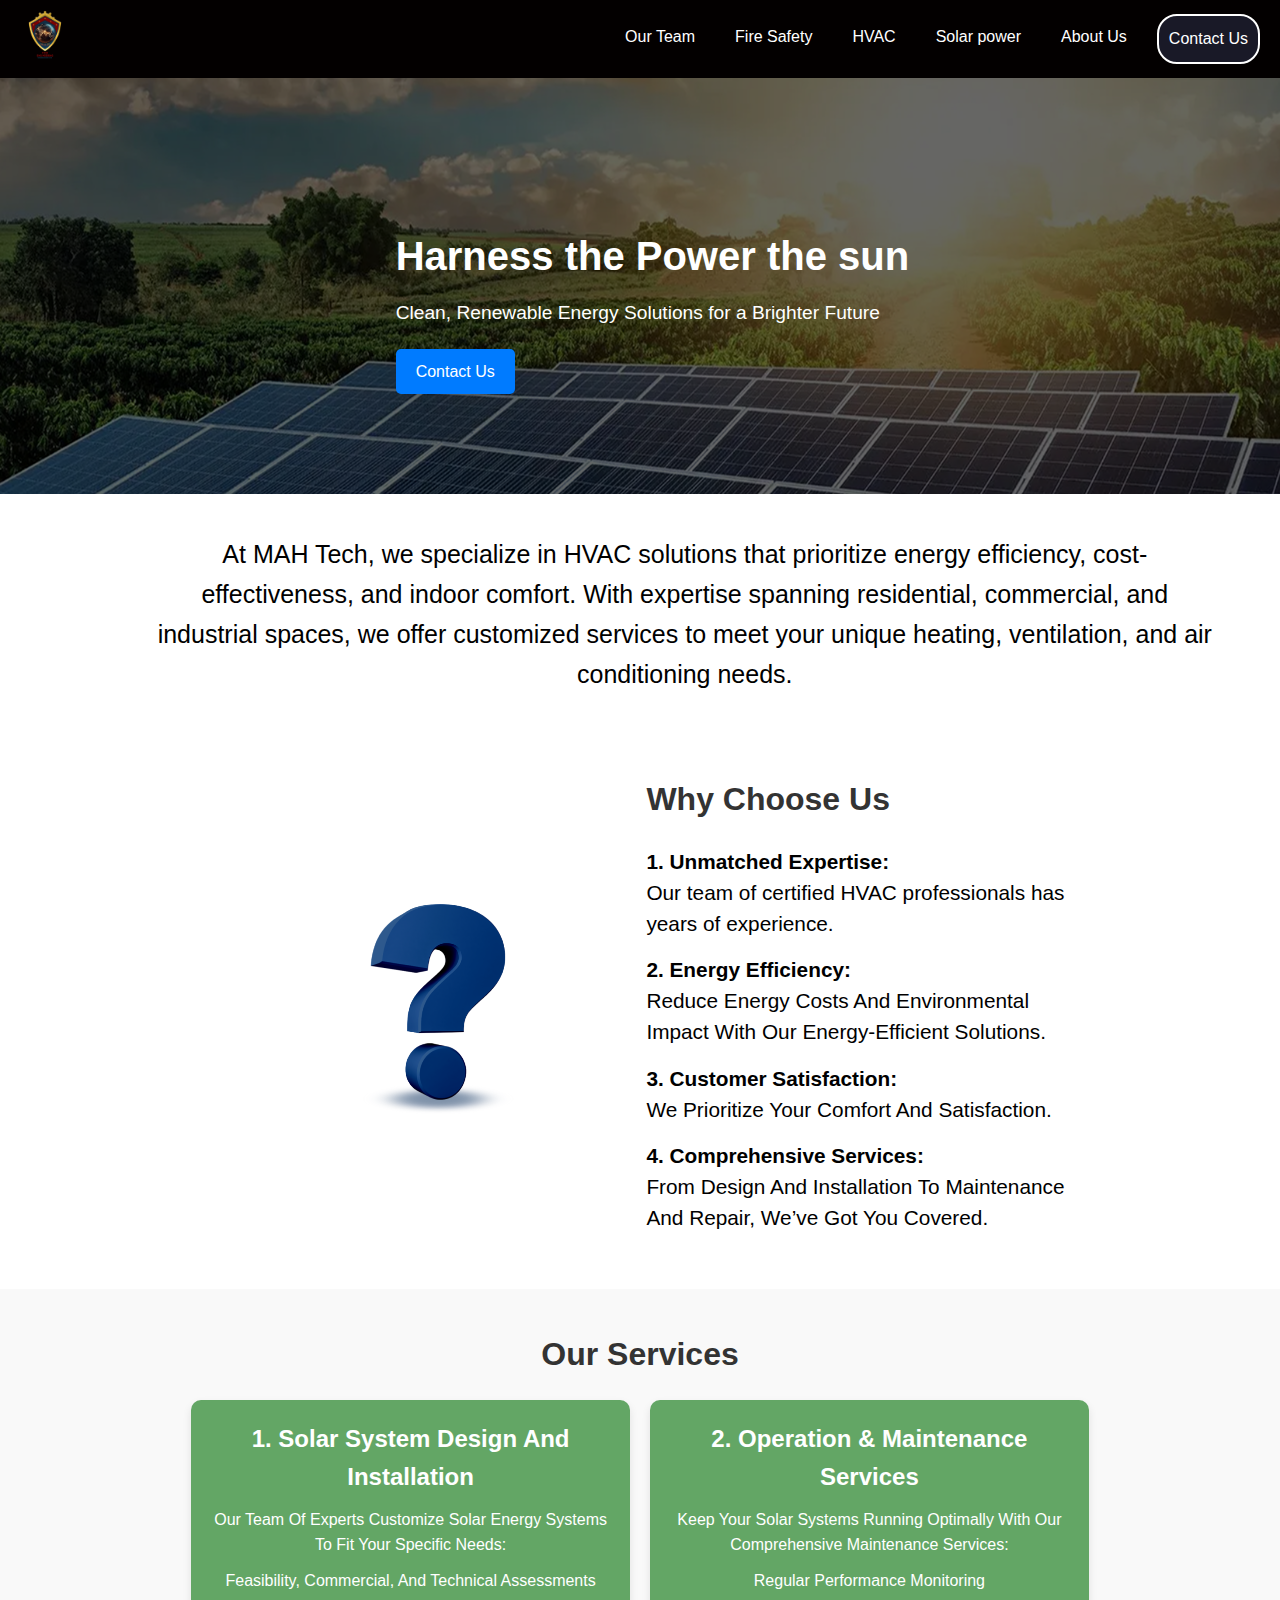
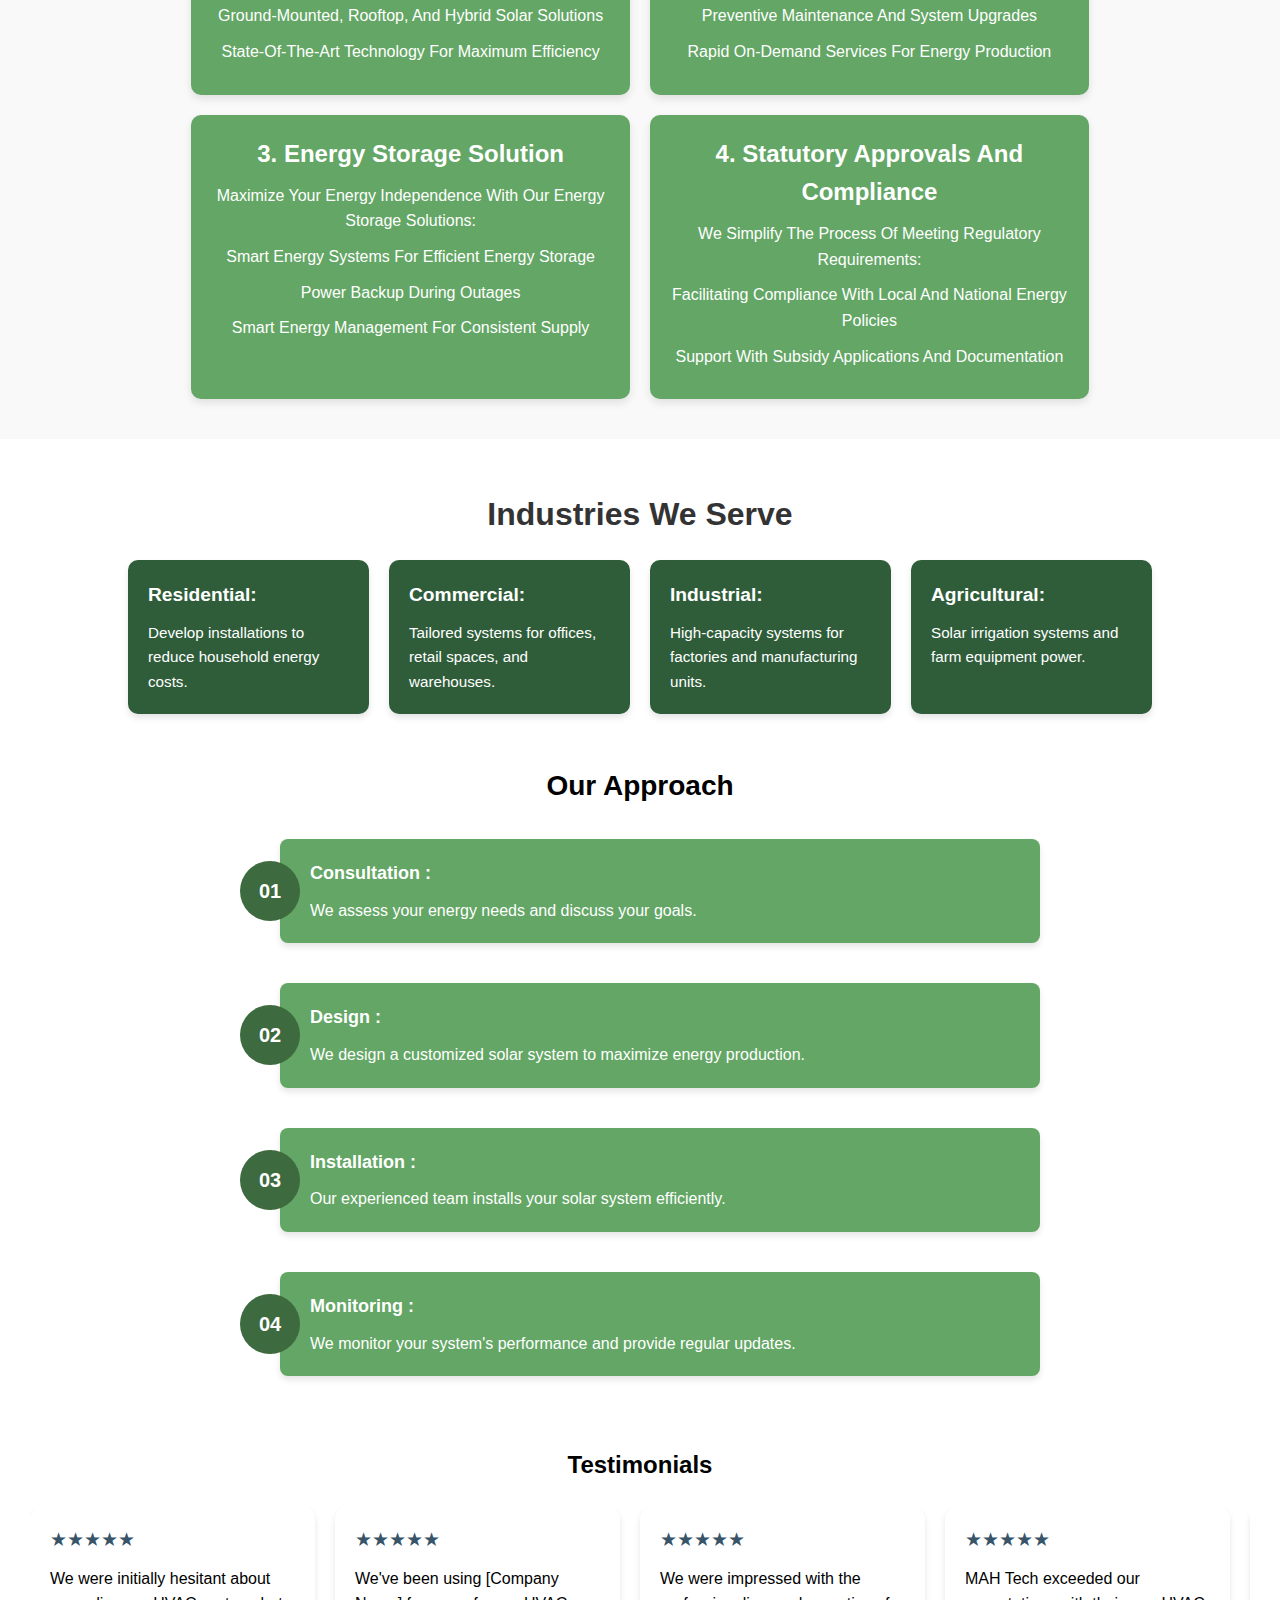
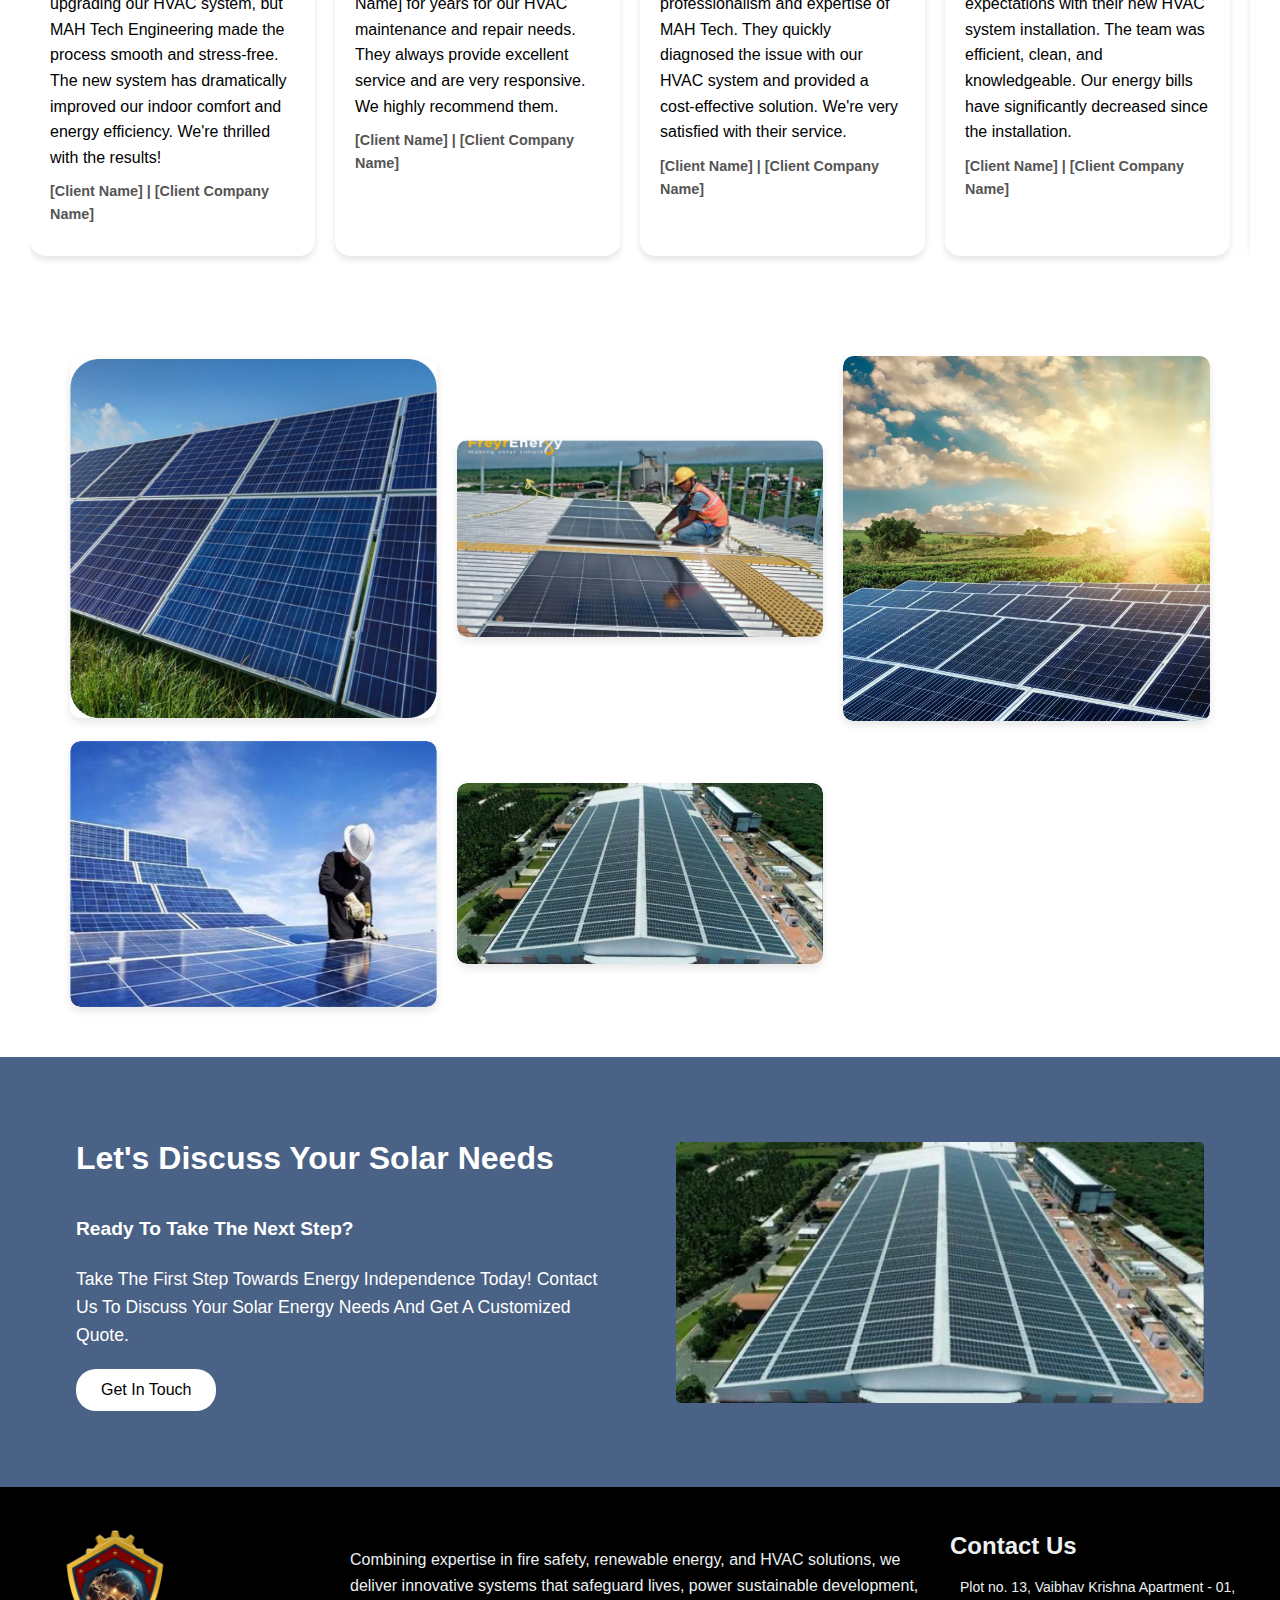
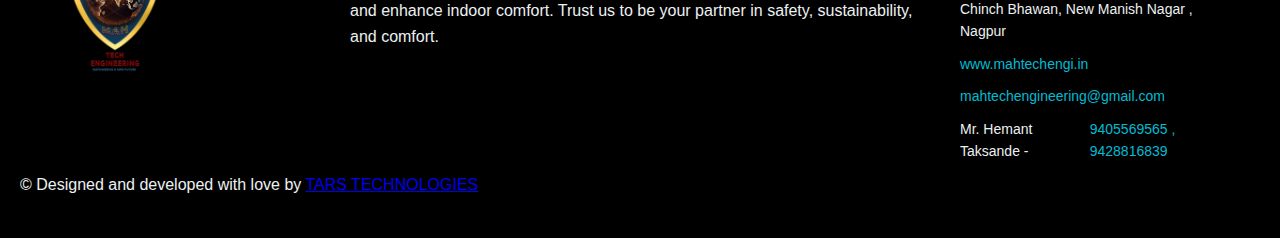
<file: solar.html>
<!DOCTYPE html>
<html lang="en">

<head>
    <meta charset="UTF-8">
    <meta name="viewport" content="width=device-width, initial-scale=1.0">
    <title>Solar</title>
    <link rel="stylesheet" href="assets/css/solar.css" />
    <link rel="stylesheet" href="assets/css/style.css" />
</head>

<body>
    <!-- navigation bar starts  -->
    <div class="navbar">
        <div class="logo"><a href="index.html"><img src="/assets/img/logo.png" alt=""></a></div>
        <div class="hamburger" onclick="toggleMenu()">
            <div></div>
            <div></div>
            <div></div>
        </div>
        <ul id="nav-links">
            <li><a href="ourTeam.html">Our Team</a></li>
            <li><a href="firesafety.html">Fire Safety</a></li>
            <li><a href="hvac.html">HVAC</a></li>
            <li><a href="solar.html">Solar power</a></li>
            <li><a href="about.html">About Us</a></li>
            <div class="down">
                <li><a href="contact.html">Contact Us</a></li>
            </div>
        </ul>
    </div>

    <script>
        function toggleMenu() {
            const navLinks = document.getElementById('nav-links');
            navLinks.classList.toggle('active');
        }
    </script>

    <!-- navigation bar ends  -->

    <!-- background image Header -->
    <section class="hero" style="background-image: url('/assets/img/solarbanner.png')">
        <div class="overlay"></div>
        <div class="content">
            <h1>Harness the Power the sun</h1>
            <p>Clean, Renewable Energy Solutions for a Brighter Future</p>
            <a href="contact.html" class="btn">Contact Us</a>
        </div>
    </section>
    <!-- background image Header Ends -->

    <!-- about Section  -->
    <section class="text">
        <p>
            At MAH Tech, we specialize in HVAC solutions that prioritize energy
            efficiency, cost-effectiveness, and indoor comfort. With expertise
            spanning residential, commercial, and industrial spaces, we offer
            customized services to meet your unique heating, ventilation, and air
            conditioning needs.
        </p>
    </section>
    <!-- about Section End  -->

    <!-- Why Choose Us -->
    <section class="why-choose-us">
        <img src="assets/img/chooseus1.png" alt="Why Choose Us" class="why-choose-us-img" />
        <div class="features">
            <h2>Why Choose Us</h2>
            <ul>
                <li>
                    <strong>1. Unmatched Expertise:</strong><br />
                    Our team of certified HVAC professionals has years of experience.
                </li>
                <li>
                    <strong>2. Energy Efficiency:</strong><br />
                    Reduce Energy Costs And Environmental Impact With Our
                    Energy-Efficient Solutions.
                </li>
                <li>
                    <strong>3. Customer Satisfaction:</strong><br />
                    We Prioritize Your Comfort And Satisfaction.
                </li>
                <li>
                    <strong>4. Comprehensive Services:</strong><br />
                    From Design And Installation To Maintenance And Repair, We’ve Got
                    You Covered.
                </li>
            </ul>
        </div>
    </section>
    <!-- Why Choose Us End -->

    <!-- Our Services -->
    <section class="services-section">
        <h2 class="section-title">Our Services</h2>
        <div class="services-container">
            <div class="service-box">
                <h3>1. Solar System Design And Installation</h3>
                <p>Our Team Of Experts Customize Solar Energy Systems To Fit Your Specific Needs:</p>
                <ul>
                    <li>Feasibility, Commercial, And Technical Assessments</li>
                    <li>Ground-Mounted, Rooftop, And Hybrid Solar Solutions</li>
                    <li>State-Of-The-Art Technology For Maximum Efficiency</li>
                </ul>
            </div>
            <div class="service-box">
                <h3>2. Operation & Maintenance Services</h3>
                <p>Keep Your Solar Systems Running Optimally With Our Comprehensive Maintenance Services:</p>
                <ul>
                    <li>Regular Performance Monitoring</li>
                    <li>Preventive Maintenance And System Upgrades</li>
                    <li>Rapid On-Demand Services For Energy Production</li>
                </ul>
            </div>
            <div class="service-box">
                <h3>3. Energy Storage Solution</h3>
                <p>Maximize Your Energy Independence With Our Energy Storage Solutions:</p>
                <ul>
                    <li>Smart Energy Systems For Efficient Energy Storage</li>
                    <li>Power Backup During Outages</li>
                    <li>Smart Energy Management For Consistent Supply</li>
                </ul>
            </div>
            <div class="service-box">
                <h3>4. Statutory Approvals And Compliance</h3>
                <p>We Simplify The Process Of Meeting Regulatory Requirements:</p>
                <ul>
                    <li>Facilitating Compliance With Local And National Energy Policies</li>
                    <li>Support With Subsidy Applications And Documentation</li>
                </ul>
            </div>
        </div>
    </section>
    <!-- Our Services End -->

    <!-- Industries We Serve -->
    <section class="industries-section">
        <h2 class="section-title">Industries We Serve</h2>
        <div class="industries-container">
            <div class="industry-box">
                <h3>Residential:</h3>
                <p>Develop installations to reduce household energy costs.</p>
            </div>
            <div class="industry-box">
                <h3>Commercial:</h3>
                <p>Tailored systems for offices, retail spaces, and warehouses.</p>
            </div>
            <div class="industry-box">
                <h3>Industrial:</h3>
                <p>High-capacity systems for factories and manufacturing units.</p>
            </div>
            <div class="industry-box">
                <h3>Agricultural:</h3>
                <p>Solar irrigation systems and farm equipment power.</p>
            </div>
        </div>
    </section>
    <!-- Industries We Serve End -->

    <!-- our approach -->
    <div class="approach-container">
        <h2>Our Approach</h2>
        <div class="approach-steps">
            <div class="step">
                <div class="circle">01</div>
                <div class="content1">
                    <h3>Consultation :</h3>
                    <p>We assess your energy needs and discuss your goals.</p>
                </div>
            </div>
            <div class="step">
                <div class="circle">02</div>
                <div class="content1">
                    <h3>Design :</h3>
                    <p>We design a customized solar system to maximize energy production.</p>
                </div>
            </div>
            <div class="step">
                <div class="circle">03</div>
                <div class="content1">
                    <h3>Installation :</h3>
                    <p>Our experienced team installs your solar system efficiently.</p>
                </div>
            </div>
            <div class="step">
                <div class="circle">04</div>
                <div class="content1">
                    <h3>Monitoring :</h3>
                    <p>We monitor your system's performance and provide regular updates.</p>
                </div>
            </div>
        </div>
    </div>
    <!-- our approach -->

    <!-- Testimonials -->
    <div class="testimonials-section">
        <h2>Testimonials</h2>
        <div class="carousel-container">
            <!-- <button class="nav-btn prev-btn" onclick="slideTestimonials(-1)">&#10094;</button> -->
            <div class="testimonials-container" id="testimonialsContainer">
                <!-- Testimonial 1 -->
                <div class="testimonial-card">
                    <div class="stars">★★★★★</div>
                    <p>
                        We were initially hesitant about upgrading our HVAC system, but MAH Tech Engineering made the
                        process smooth and stress-free. The new system has dramatically improved our indoor comfort and
                        energy efficiency. We're thrilled with the results!
                    </p>
                    <p><strong>[Client Name] | [Client Company Name]</strong></p>
                </div>
                <!-- Testimonial 2 -->
                <div class="testimonial-card">
                    <div class="stars">★★★★★</div>
                    <p>
                        We've been using [Company Name] for years for our HVAC maintenance and repair needs. They always
                        provide excellent service and are very responsive. We highly recommend them.
                    </p>
                    <p><strong>[Client Name] | [Client Company Name]</strong></p>
                </div>
                <!-- Testimonial 3 -->
                <div class="testimonial-card">
                    <div class="stars">★★★★★</div>
                    <p>
                        We were impressed with the professionalism and expertise of MAH Tech. They quickly diagnosed the
                        issue with our HVAC system and provided a cost-effective solution. We're very satisfied with
                        their service.
                    </p>
                    <p><strong>[Client Name] | [Client Company Name]</strong></p>
                </div>
                <!-- Testimonial 4 -->
                <div class="testimonial-card">
                    <div class="stars">★★★★★</div>
                    <p>
                        MAH Tech exceeded our expectations with their new HVAC system installation. The team was
                        efficient, clean, and knowledgeable. Our energy bills have significantly decreased since the
                        installation.
                    </p>
                    <p><strong>[Client Name] | [Client Company Name]</strong></p>
                </div>
                <!-- Testimonial 5 -->
                <div class="testimonial-card">
                    <div class="stars">★★★★★</div>
                    <p>
                        MAH Tech Engineering provided exceptional service from start to finish. Their technicians were
                        knowledgeable, courteous, and efficient. We’re confident in recommending them to anyone in need
                        of HVAC services.
                    </p>
                    <p><strong>[Client Name] | [Client Company Name]</strong></p>
                </div>

            </div>
            <!-- <button class="nav-btn next-btn" onclick="slideTestimonials(1)">&#10095;</button> -->
        </div>
    </div>

    <script>
        let currentIndex = 0;
        const testimonialsContainer = document.getElementById('testimonialsContainer');
        const testimonialCards = document.querySelectorAll('.testimonial-card');
        const totalCards = testimonialCards.length;
        const cardsPerView = 4; // Number of cards visible on desktop

        function autoSlideTestimonials() {
            const maxIndex = totalCards - cardsPerView;

            // Move to the next slide
            currentIndex++;
            if (currentIndex > maxIndex) {
                currentIndex = 0; // Reset to the first slide
            }

            const translateX = -(currentIndex * (100 / cardsPerView));
            testimonialsContainer.style.transform = `translateX(${translateX}%)`;
        }

        // Automatically slide every 3 seconds
        setInterval(autoSlideTestimonials, 3000);
    </script>

    <!-- Testimonials End -->

    <!-- Our proud Customer -->
    <section class="customer-section">
        <!-- <h2>Our Proud Customers</h2> -->
        <div class="customer-grid">
            <div class="customer-item">
                <img src="assets/img/service3.png" alt="Customer 1">
            </div>
            <div class="customer-item">
                <img src="assets/img/Frame3.png" alt="Customer 2">
            </div>
            <div class="customer-item">
                <img src="assets/img/about3.png" alt="Customer 3">
            </div>
            <div class="customer-item">
                <img src="assets/img/customer2.jpeg" alt="Customer 4">
            </div>
            <div class="customer-item">
                <img src="assets/img/solar panels.png" alt="Customer 5">
            </div>
        </div>
    </section>
    <!-- Our proud Customer end -->

    <!-- Let's Discuss Your Solar Needs -->
    <section class="solar-section">
        <div class="solar-content">
            <h2>Let's Discuss Your Solar Needs</h2>
            <p class="subheading">Ready To Take The Next Step?</p>
            <p class="description">
                Take The First Step Towards Energy Independence Today! Contact Us To Discuss Your Solar Energy Needs And
                Get A Customized Quote.
            </p>
            <button class="btn">Get In Touch</button>
        </div>
        <div class="solar-image">
            <img src="assets/img/solar panels.png" alt="Solar Panels">
        </div>
    </section>
    <!-- Let's Discuss Your Solar Needs End-->

    <!-- Latest News & Blog Posts -->
    <!-- Latest News & Blog Posts  End-->

    <!-- Footer Section -->
    <footer class="footer-container">
        <div class="footer-content">
            <!-- Section 1: Logo -->
            <div class="footer-logo-section">
                <img src="/assets/img/footerlogo.png" alt="Mah Fire and Safety Solution Logo" class="footer-logo">
            </div>

            <!-- Section 2: Info/About -->
            <div class="footer-info-section">
                <p>
                    Combining expertise in fire safety, renewable energy, and HVAC solutions, we deliver innovative
                    systems that safeguard lives, power sustainable development, and enhance indoor comfort. Trust us to
                    be your partner in safety, sustainability, and comfort.
                </p>
            </div>

            <!-- Section 3: Contact Info -->
            <div class="footer-contact-section">
                <h2>Contact Us</h2>
                <ul>
                    <li><i class='bx bxs-edit-location'></i> Plot no. 13, Vaibhav Krishna Apartment - 01, Chinch Bhawan, New Manish Nagar , Nagpur
                    </li>
                    <li><i class='bx bx-link-alt'></i> <a href="https://www.mahfireandsafetysolution.com"
                            target="_blank">www.mahtechengi.in</a></li>
                    <li><i class='bx bx-envelope'></i> <a
                            href="mailto:mahfireandsafetysolution@gmail.com">mahtechengineering@gmail.com</a></li>
                    <li><i class='bx bx-phone'></i> Mr. Hemant Taksande - <a href="tel:+919405569565">9405569565 ,
                            9428816839</a></li>
                </ul>
            </div>
        </div>
        <p class="footer-credit">© Designed and developed with love by <a href="https://tarstech.in/"
                target="_blank">TARS TECHNOLOGIES</a></p>

    </footer>
    <!-- Footer Section End-->

</body>

</html>
</file>
<file: assets/css/index.css>
/* =================================== */

/* Slideshow container   */
/* .slideshow-container{ */
/* max-width: 1000px; */
/* position: relative;  */
/* margin: auto; */
/* background-color: #fff; */


/* Hide the images by default */
.mySlides {
  display: none;
}

/* Position the "next button" to the right */
.next {
  right: 0;
  border-radius: 3px 0 0 3px;
}

img {
  max-width: 100%;
  height: auto;
}

/* Number text (1/3 etc) */
.numbertext {
  color: #f2f2f2;
  font-size: 12px;
  padding: 8px 12px;
  position: absolute;
  top: 0;
}

/* The dots/bullets/indicators
.dot {
  cursor: pointer;
  height: 15px;
  width: 15px;
  margin: 0 2px;
  background-color: #bbb;
  border-radius: 50%;
  display: inline-block;
  transition: background-color 0.6s ease;
} */

/* .active, .dot:hover {
 background-color: #717171;
} */


/* Slideshow Container */
.slideshow-container {
  position: relative;
  max-width: 100%;
  margin: auto;
  overflow: hidden;
}

/* Slides */
.mySlides {
  display: none;
  position: relative;
}

.mySlides img {
  width: 100%;
  height: auto;
  display: block;
}

/* Content Box Styling */
.content {
  position: absolute;
  bottom: 10%;
  left: 50%;
  transform: translateX(-50%);
  text-align: center;
  color: white;
  background-color: rgba(0, 0, 0, 0.6);
  /* Semi-transparent background */
  padding: 20px;
  border-radius: 8px;
  width: 70%;
  box-sizing: border-box;
}

.content h2 {
  font-size: 24px;
  margin-bottom: 10px;
}

.content p {
  font-size: 16px;
  margin-bottom: 15px;
}

.content .btn {
  display: inline-block;
  text-decoration: none;
  color: white;
  background-color: #007bff;
  padding: 10px 20px;
  border-radius: 4px;
  font-size: 14px;
  transition: background-color 0.3s;
}

.content .btn:hover {
  background-color: #0056b3;
}

/* Number Text */
.numbertext {
  color: white;
  font-size: 14px;
  position: absolute;
  top: 10px;
  left: 10px;
  background-color: rgba(0, 0, 0, 0.6);
  padding: 5px 10px;
  border-radius: 4px;
}

/* Fading Animation */
.fade {
  animation-name: fade;
  animation-duration: 1.5s;
}

@keyframes fade {
  from {
    opacity: 0.4;
  }

  to {
    opacity: 1;
  }
}

/* Responsive Design */
@media (max-width: 768px) {
  .content {
    width: 90%;
    bottom: 5%;
    padding: 15px;
  }

  .content h2 {
    font-size: 20px;
  }

  .content p {
    font-size: 14px;
  }

  .content .btn {
    font-size: 12px;
  }
}

/* Fading animation */
.fade {
  animation-name: fade;
  animation-duration: 1.5s;
}

@keyframes fade {
  from {
    opacity: .4
  }

  to {
    opacity: 1
  }
}



@media (max-width: 768px) {

  /* Slideshow container styles */
  .slideshow-container {
    display: flex;
    flex-direction: column;
    align-items: center;
    gap: 1rem;
    /* Adds spacing between slides */
  }

  /* Image adjustments for mobile */
  .mySlides img {
    width: 100%;
    height: 500px;
    object-fit: cover;
  }

  /* Individual slides */
  .mySlides {
    display: block;
  }

  /* Image overrides for specific slides */
  .mySlides:nth-child(1) img {
    content: url('/assets/img/slider1.png');
  }

  .mySlides:nth-child(2) img {
    content: url('/assets/img/slider2.png');
  }

  .mySlides:nth-child(3) img {
    content: url('/assets/img/slider3.png');
  }
}


/* ============================================ */

.text {
  text-align: center;
  margin: 50px auto;
  max-width: 800px;
}

.text h1 {
  font-size: 25px;
  color: #444;
  margin-bottom: 15px;
  font-weight: bold;
}

.text p {
  font-size: 15px;
  color: #666;
  line-height: 1.8;
}

/* Responsive Design */
@media (max-width: 768px) {
  .text {
    margin: 30px auto;
    /* Reduce margin */
    padding: 0 10px;
    /* Adjust padding */
  }

  .text h1 {
    font-size: 20px;
    /* Reduce font size for smaller screens */
    margin-bottom: 10px;
  }

  .text p {
    font-size: 14px;
    /* Slightly smaller font for better fit */
    line-height: 1.6;
    /* Adjust line height */
  }
}

@media (max-width: 480px) {
  .text h1 {
    font-size: 18px;
    /* Even smaller for very small screens */
  }

  .text p {
    font-size: 13px;
    /* Smaller font for readability */
    line-height: 1.5;
    /* Compact spacing */
  }
}


/* ================================== */
.services-section {
  text-align: center;
  padding: 20px 20px;
  background-color: #fff;
}

.services-section h2 {
  font-size: 24px;
  margin-bottom: 30px;
  color: #444;
}

.services-container {
  display: flex;
  justify-content: center;
  gap: 20px;
  flex-wrap: wrap;
}

.service {
  background-color: #fff;
  border-radius: 12px;
  box-shadow: 0 4px 6px rgba(0, 0, 0, 0.1);
  overflow: hidden;
  max-width: 600px;
  text-align: center;
  transition: transform 0.3s ease, box-shadow 0.3s ease;
}

.service img {
  width: 100%;
  height: 300px;
  object-fit: cover;
}

.service p {
  margin: 10px 0;
  font-size: 16px;
  font-weight: bold;
  color: #444;
}

.service:hover {
  transform: scale(1.05);
  box-shadow: 0 6px 12px rgba(0, 0, 0, 0.15);
}

/* Responsive Desgin */

/* ================================= */
.carousel {
  display: flex;
  overflow-x: auto;
  scroll-snap-type: x mandatory;
  gap: 1rem;
  padding: 1rem;
}

.carousel-item {
  flex: 0 0 80%;
  scroll-snap-align: center;
  background: #fff;
  border: 1px solid #ddd;
  border-radius: 8px;
  box-shadow: 0 4px 8px rgba(0, 0, 0, 0.1);
  padding: 1rem;
}

.carousel-item h3 {
  color: #ffcc00;
}

.carousel-item p {
  margin: 0.5rem 0;
}


/* ====================testimonial========================= */


.testimonials-section {
  padding: 30px;

}

.testimonials-section h2 {
  color: #000;
  text-align: center;
  margin-bottom: 20px;
}

/* Carousel Container */
.carousel-container {
  position: relative;
  overflow: hidden;
  /* Hide overflow for sliding effect */

}

/* Testimonials Container: Horizontal Carousel */
.testimonials-container {
  display: flex;
  gap: 20px;
  transition: transform 1s ease-in-out;
  /* Smooth slide transition */
  flex-wrap: nowrap;
  /* Prevent wrapping for carousel */
  margin-bottom: 20px;

}

/* Testimonial Card */
.testimonial-card {
  background: #fff;
  border-radius: 15px;
  box-shadow: 0 4px 6px rgba(0, 0, 0, 0.1);
  padding: 20px;
  flex: 0 0 calc(25% - 20px);
  /* 4 cards per view on desktop */
  max-width: calc(25% - 20px);
}

.testimonial-card .stars {
  color: #375468;
  font-size: 1.2rem;
  margin-bottom: 10px;
}

.testimonial-card p {
  margin: 10px 0;
  color: #000;

}

.testimonial-card strong {
  display: block;
  margin-top: 10px;
  font-size: 0.9rem;
  color: #555;
}

/* Responsive Design */

@media (max-width: 1024px) {
  .testimonial-card {
    flex: 0 0 calc(33.33% - 20px);
    /* 3 cards per view on tablets */
    max-width: calc(33.33% - 20px);
  }
}

@media (max-width: 768px) {
  .testimonial-card {
    flex: 0 0 calc(50% - 20px);
    /* 2 cards per view on small screens */
    max-width: calc(40% - 20px);
  }
}

@media (max-width: 480px) {
  .testimonial-card {
    flex: 0 0 calc(100% - 20px);
    /* 1 card per view on mobile */
    max-width: calc(100% - 20px);
  }
}



/* ========================================Why Choose Us Section================================== */

.choose-us-section {
  padding: 40px 20px;
  background-color: #fff;
}

.container {
  display: flex;
  align-items: center;
  justify-content: center;
  gap: 20px;
  max-width: 1000px;
  margin: 0 auto;
  flex-wrap: wrap;
}

.image-container {
  flex: 1;
  max-width: 300px;
  display: flex;
  /* Centering the image */
  justify-content: center;
  /* Center horizontally */
  align-items: center;
  /* Center vertically */
}

.image-container img {
  width: 100%;
  max-width: 300px;
  display: block;
}

.content-container {
  flex: 2;
  max-width: 600px;
  display: flex;
  /* Use flexbox for centering */
  flex-direction: column;
  /* Stack items vertically */
  justify-content: center;
  /* Center vertically */
  align-items: center;
  /* Center horizontally */
  text-align: center;
  /* Center text */
}

.content-container h2 {
  font-size: 2rem;
  /* Adjusted font size */
  margin-bottom: 20px;
  color: #000;
}

.content-container ul {
  list-style: none;
  padding: 0;
  margin: 0;
}

.content-container ul li {
  font-size: 1rem;
  /* Adjusted font size */
  margin-bottom: 10px;
  line-height: 1.5;
  color: #000;
}

.content-container ul li strong {
  font-weight: bold;
  color: #000;
}

/* Responsive Design */
@media (max-width: 768px) {
  .container {
    flex-direction: column;
    text-align: left;
  }

  .image-container {
    margin-bottom: 20px;
  }

  .content-container h2 {
    font-size: 3rem;
    /* Adjusted for smaller screens */
  }

  .content-container ul li {
    font-size: 1.2rem;
    /* Adjusted for smaller screens */
    text-align: left;
  }
}

/* ========================================== */

.proud-container {
  padding: 20px;
}

.header-content {
  margin-bottom: 20px;
}

.header-content h1 {
  text-align: center;
  margin-bottom: 20px;
  color: black;
}

/* Carousel Container */
.logos-carousel {
  position: relative;
  overflow: hidden;
  width: 100%;
  background-color: #f9f9f9;
  padding: 20px 0;
  display: flex;
  justify-content: center;
}

/* Logos Track */
.logos-track {
  display: flex;
  gap: 30px;
  transition: transform 0.5s linear;
  /* Smooth transition */
}

/* Individual Logos */
.carousel-logo {
  height: 80px;
  width: auto;
}

/* Responsive Design */
@media (max-width: 768px) {
  .carousel-logo {
    height: 60px;
  }
}

@media (max-width: 480px) {
  .carousel-logo {
    height: 50px;
  }
}

.customers {
  display: none;
  justify-content: space-around;
  flex-wrap: wrap;
  color: black;
}

.customers div {
  width: 30%;
  text-align: left;
}

.customers div ul {
  list-style: none;
  padding: 0;
}

.customers div ul li {
  margin: 5px 0;
}

.dropdown {
  position: relative;
  display: inline-block;
  color: black;
}

.dropdown-content {
  display: none;
  position: absolute;
  background-color: #f9f9f9;
  min-width: 200px;
  box-shadow: 0px 8px 16px 0px rgba(0, 0, 0, 0.2);
  z-index: 1;
  max-height: 200px;
  overflow-y: auto;
}

.dropdown-content ul {
  list-style: none;
  padding: 10px;
  margin: 0;
}

.dropdown-content ul li {
  padding: 8px 12px;
  text-align: left;
}

.dropdown-content ul li:hover {
  background-color: #f1f1f1;
}

.dropdown .arrow {
  cursor: pointer;
}

/* Responsive Design */
@media (max-width: 600px) {
  .upperlogos {
    display: flex;
    flex-direction: row;
    /* margin-right: 50px; */
    /* gap: 20px; */
    max-width: 20%;
    margin-left: -92%;

  }

  .header-content {
    margin-bottom: 20px;
  }

  .header-content h1 {
    text-align: center;
    margin-bottom: 20px;
    color: black;
    max-width: 100%;
  }

  .upperlogos img {

    width: 100%;

  }

  .lowerlogos {
    display: flex;
    flex-direction: row;
    margin: 40px;
    max-width: 20%;
    margin-left: -40%;

  }

  .logos {
    flex-direction: column;
    align-items: center;

  }

  .customers div {
    width: 100%;
  }
}

/* Blog Posts Section */
/* Top Section */
.hvac-banner {
  background-color: #3d5a80;
  color: white;
  display: flex;
  justify-content: space-between;
  align-items: center;
  padding: 40px 10%;
}

.hvac-banner .text {
  max-width: 50%;
}

.hvac-banner h1 {
  font-size: 28px;
  margin-bottom: 10px;
}

.hvac-banner p {
  font-size: 16px;
  margin-bottom: 20px;
}

.hvac-banner button {
  padding: 10px 20px;
  background-color: #ffffff;
  color: #3d5a80;
  border: none;
  border-radius: 5px;
  font-size: 14px;
  cursor: pointer;
}

.hvac-banner button:hover {
  background-color: #e6e6e6;
}

.hvac-banner img {
  width: 45%;
  height: auto;
  border-radius: 10px;
}

/* =========================== */
/* Blog Posts Section */
.blog-posts {
  text-align: center;
  padding: 40px 10%;
  background-color: #ffffff;
}

.blog-posts h2 {
  font-size: 24px;
  margin-bottom: 20px;
}

.carousel-container {
  position: relative;
  overflow: hidden;
  max-width: 100%;
}

.blog-container {
  display: flex;
  gap: 20px;
  transition: transform 0.5s ease-in-out;
  width: max-content;
}

.blog-post {
  width: 300px;
  flex-shrink: 0;
  border-radius: 10px;
  box-shadow: 0 4px 8px rgba(0, 0, 0, 0.1);
  overflow: hidden;
  background-color: #f5f5f5;
}

.blog-post img {
  width: 100%;
  height: 180px;
  object-fit: cover;
}

.blog-post h3 {
  font-size: 18px;
  margin: 15px 10px 10px;
}

.carousel-btn {
  position: absolute;
  top: 50%;
  transform: translateY(-50%);
  background-color: rgba(0, 0, 0, 0.5);
  color: white;
  border: none;
  padding: 10px;
  cursor: pointer;
  z-index: 10;
  font-size: 18px;
  border-radius: 50%;
}

.carousel-btn:hover {
  background-color: rgba(0, 0, 0, 0.7);
}

.left-btn {
  left: 10px;
}

.right-btn {
  right: 10px;
}

/* Responsive Design */
@media (max-width: 768px) {
  .blog-container {
    gap: 15px;
  }

  .blog-post {
    width: 250px;
  }
}

@media (max-width: 480px) {
  .blog-post {
    width: 200px;
  }
}
</file>
<file: assets/css/style.css>
* {
      margin: 0;
      padding: 0;
      box-sizing: border-box;
  }

  body {
      font-family: Arial, sans-serif;
      line-height: 1.6;
      /* color: #fff; */
  }

  .navbar {
      position: fixed;
      top: 0;
      width: 100%;
      background-color: #030000;
      color: white;
      display: flex;
      justify-content: space-between;
      align-items: center;
      padding: 10px 20px;
      z-index: 1000;
  }

  .navbar .logo img {
      width: 50px;
      height: auto;
      border-radius: 50%;
  }

  .navbar ul {
      list-style: none;
      display: flex;
      gap: 20px;
  }

  .navbar ul li {
      position: relative;
      padding-left: 20px 30px;

  }

  .navbar ul li a {

      text-decoration: none;
      color: white;
      padding: 10px;
      display: block;
  }

  .down {
      border-radius: 20px;
      background: rgb(25, 25, 39);
      border: 2px solid white;
  }

  .navbar ul li:hover .dropdown {
      display: block;
  }

  .hamburger {
      display: none;
      flex-direction: column;
      cursor: pointer;
      gap: 5px;
  }

  .hamburger div {
      width: 25px;
      height: 3px;
      background-color: white;
  }


  @media (max-width: 768px) {

      .navbar {

          position: relative;

      }

      .navbar ul {
          flex-direction: column;
          position: absolute;
          top: 100%;
          right: 0;
          background-color: #333;
          width: 80%;
          display: none;
      }

      .navbar ul.active {
          display: flex;
      }

      .down {
          border: none;
          border-radius: none;
          background: none;
      }

      .navbar ul li a {

          display: flex;
          flex-direction: column;
          /* justify-content: center; */
          align-items: center;

      }

      .hamburger {
          display: flex;
      }
  }


  /* Hero Section */

  .hero {
      background-size: cover;
      background-position: center;
      display: flex;
      align-items: center;
      justify-content: center;
      position: relative;
      color: #fff;
      text-align: center;
      padding: 100px 20px;
      height: 68%;
      width: 100%;
  }

  .hero .overlay {
      position: absolute;
      top: 0;
      left: 0;
      width: 100%;
      height: 100%;
      background: rgba(0, 0, 0, 0.6);
      z-index: 1;
  }

  .hero .content {
      position: relative;
      z-index: 2;
      padding-left: 2%;
      padding-top: 10%;
  }

  .hero h1 {
      font-size: 2.5rem;
      margin-bottom: 10px;
      text-align: left;
  }

  .hero p {
      font-size: 1.2rem;
      margin-bottom: 20px;
      text-align: left;
  }

  .hero .btn {
      background-color: #007BFF;
      color: white;
      padding: 10px 20px;
      text-decoration: none;
      border-radius: 5px;
      display: table-cell;
  }

  @media (max-width: 768px) {
      .hero {
          background-size: cover;
          background-position: center;
          display: flex;
          align-items: center;
          justify-content: center;
          position: relative;
          color: #fff;
          height: 100%;
          width: 100%;
      }

      .hero .overlay {
          position: absolute;
          top: 0;
          left: 0;
          width: 100%;
          height: 100%;
          background: rgba(0, 0, 0, 0.6);
          z-index: 1;
      }

  }








  /* Footer Container */
  .footer-container {
      background-color: #000000;
      color: #ecf0f1;
      padding: 40px 20px;
      font-family: Arial, sans-serif;
  }

  .footer-content {
      display: flex;
      flex-wrap: wrap;
      justify-content: space-between;
      align-items: flex-start;
      max-width: 1200px;
      margin: 0 auto;
      gap: 20px;
      text-align: left;
  }

  /* Section 1: Logo */
  .footer-logo-section {
      flex: 1;
      text-align: left;
  }

  .footer-logo {
      max-width: 150px;
      height: auto;
  }

  /* Section 2: Info/About */
  .footer-info-section {
      flex: 2;
      font-size: 16px;
      line-height: 1.6;
      text-align: left;
      margin-top: 20px;
  }

  /* Section 3: Contact Info */
  .footer-contact-section {
      flex: 1;
      text-align: left;
  }

  .footer-contact-section h2 {
      font-size: 1.5em;
      margin-bottom: 10px;
  }

  .footer-contact-section ul {
      list-style: none;
      padding: 0;
  }

  .footer-contact-section li {
      font-size: 14px;
      margin-bottom: 10px;
      display: flex;
      align-items: center;
  }

  .footer-contact-section i {
      color: #00bcd4;
      margin-right: 10px;
      font-size: 18px;
  }

  .footer-contact-section a {
      color: #00bcd4;
      text-decoration: none;
  }

  .footer-contact-section a:hover {
      text-decoration: underline;
  }

  /* Responsive Styles */
  @media (max-width: 768px) {
      .footer-content {
          flex-direction: column;
          align-items: flex-start;
      }

      .footer-logo-section,
      .footer-info-section,
      .footer-contact-section {
          flex: none;
          width: 100%;
          text-align: left;
      }


      .footer-contact-section li {
          justify-content: flex-start;
      }
  }

  /* Additional Styles for Better Visuals */
  @media (max-width: 480px) {
      .footer-info-section {
          font-size: 14px;
      }

      .footer-contact-section h2 {
          font-size: 1.2em;
      }
  }
</file>
<file: assets/css/contact.css>
/* Main Content Styles */
         .container {
             display: flex;
             padding: 40px 20px;
             max-width: 1200px;
             margin: 0 auto;
             gap: 40px;
             align-items: center;
             margin-top: 60px;
         }

         .link {
             flex: 1;
             min-width: 300px;
         }

         .line {
             margin-bottom: 30px;
         }

         .line h1 {
             margin-bottom: 15px;
             color: #333;
         }

         .container-1 {
             background: white;
             padding: 30px;
             border-radius: 10px;
             box-shadow: 0 5px 15px rgba(0, 0, 0, 0.1);
         }

         .container-1 h2 {
             margin-bottom: 20px;
             color: #333;
         }

         .form-group {
             margin-bottom: 20px;
         }

         .form-group label {
             display: block;
             margin-bottom: 8px;
             font-weight: bold;
             color: #555;
         }

         .form-group input,
         .form-group select,
         .form-group textarea {
             width: 100%;
             padding: 12px;
             border: 1px solid #ddd;
             border-radius: 5px;
             font-size: 14px;
             transition: border-color 0.3s ease;
         }

         .form-group input:focus,
         .form-group select:focus,
         .form-group textarea:focus {
             border-color: #4caf50;
             outline: none;
         }

         .form-group button {
             background-color: #00bcd4;
             color: white;
             padding: 12px 20px;
             border: none;
             border-radius: 5px;
             cursor: pointer;
             width: 100%;
             font-size: 16px;
             transition: background-color 0.3s ease;
         }

         .image {
             flex: 1;
             display: flex;
             justify-content: center;
             align-items: center;
         }

         .image img {
             max-width: 100%;
             height: auto;
             border-radius: 10px;
         }

         /* Map and Contact Section */
         .cont-1 {
             display: flex;
             padding: 40px 20px;
             max-width: 1200px;
             margin: 0 auto;
             gap: 40px;
         }

         .cont-2 {
             flex: 1;
         }

         .cont-2 iframe {
             width: 100%;
             height: 450px;
             border-radius: 10px;
         }

         .data {
             flex: 1;
             padding: 20px;
         }

         .data h2 {
             margin-bottom: 20px;
             color: #333;
         }

         .data p {
             margin-bottom: 20px;
             color: #666;
         }

         .data-1 {
             margin-top: 30px;
         }

         .data-1 p {
             display: flex;
             align-items: center;
             gap: 15px;
             margin-bottom: 15px;
         }

         .data-1 i {
             font-size: 20px;
             color: #00bcd4;
         }

         /* Responsive Styles */
         @media (max-width: 992px) {
             .container {
                 flex-direction: column;
             }

             .cont-1 {
                 flex-direction: column;
             }
         }

         @media (max-width: 480px) {
             .container-1 {
                 padding: 20px;
             }

             .form-group {
                 margin-bottom: 15px;
             }

             .data {
                 padding: 10px;
             }
         }
</file>
<file: assets/css/firesafety.css>
/* .contact-btn {
    padding: 8px 16px;
    background-color: #375468; 
    color: #fff;
    border: none;
    border-radius: 20px;
    text-decoration: none;
    font-size: 14px;
    transition: background-color 0.3s ease;
  }
/* Responsive Design */


/* =========================================== */


.about-section {
    text-align: center;
    padding: 50px 20px;
    /* background-color: #f9f9f9; */
}

.about-content,
.mission-content {
    max-width: 800px;
    margin: 0 auto 30px;
}

.about-content h2,
.mission-content h2 {
    font-size: 28px;
    color: #333;
    margin-bottom: 20px;
}

.about-content p,
.mission-content p {
    /* padding: 20px;  */
    font-family: Arial, sans-serif;
    /* Ensure legible font */
    font-size: 25px;
    /* Default font size */
    line-height: 1.6;
    /* Comfortable line spacing */
    text-align: center;
    /* background-color: #f9f9f9; Optional background for better visibility */
    border-radius: 10px;
    /* Add a subtle border radius */
    /* max-width: 800px; Limit the maximum width */
    /* margin: 20px auto;  */
    /* padding-left: 12%; */
    /* padding-right:5% ; */
}

/* Responsive Design */
@media (max-width: 768px) {

    .about-content h2,
    .mission-content h2 {
        font-size: 24px;
    }

    .about-content p,
    .mission-content p {
        font-size: 14px;
        padding: 0 10px;
    }
}

/* ======================================= */


/* Expertise Section */
.expertise-section {
    text-align: center;
    margin: 50px 0;
}

.expertise-section h2 {
    font-size: 2em;
    margin-bottom: 20px;
    color: black;
    text-align: center;
}

.expertise {
    display: inline-block;
    width: 45%;
    margin: 10px;
    position: relative;
}

/* Style for images */
.expertise img {
    width: 100%;
    border-radius: 15px;
    transition: transform 0.3s;
}

.expertise img:hover {
    transform: scale(1.05);
}

/* Text over the image */
.expertise h3 {
    position: absolute;
    top: 50%;
    left: 25px;
    color: white;
    font-size: 1.5em;
    padding: 5px 10px;
    border-radius: 5px;
}

.expertise p {
    position: absolute;
    top: 65%;
    left: 25px;
    color: white;
    font-size: 1em;
    padding: 5px 10px;
    width: 90%;
    border-radius: 5px;
    text-align: left;
}


/* Responsive Design */
@media (max-width: 768px) {
    .expertise {
        width: 90%;
        margin: 20px 10px;
    }
}

@media (max-width: 480px) {
    .expertise-section h2 {
        font-size: 1.5em;
    }

    .expertise h3 {
        font-size: 1.2em;
        top: 20%;
    }

    .expertise p {
        font-size: 0.8em;
        top: 40%;
    }

}

/* =========================================== */
/* Objective-container */
.objective-section {
    text-align: center;
    margin: 50px 0;
}

.objective-container {
    display: flex;
    justify-content: space-between;
}

.objective-section h2 {
    font-size: 2em;
    margin-bottom: 20px;
    color: black;
    text-align: center;
}

.Objective {
    display: inline-block;
    width: 45%;
    margin: 10px;
    position: relative;
}

.objective-container img {
    width: 100%;
    border-radius: 15px;
    transition: transform 0.3s;
}

.objective-container img:hover {
    transform: scale(1.05);
}

.objective-container h3 {
    position: absolute;
    top: 39%;
    left: 25px;
    color: white;
    font-size: 1.5em;
    text-align: left;
    /* background-color: rgba(0, 0, 0, 0.5); */
    padding: 5px 10px;
    /* border-radius: 5px; */
}

.objective-container p {
    position: absolute;
    top: 53%;
    left: 25px;
    color: white;
    font-size: 1em;
    /* background-color: rgba(0, 0, 0, 0.5); */
    padding: 5px 10px;
    width: 90%;
    text-align: left;
}

/* Medium screens (e.g., tablets) */
@media (max-width: 768px) {
    .objective-container {
        flex-wrap: wrap;
        justify-content: center;
    }

    .Objective {
        width: 90%;
        /* Full width with some margin */
    }

    .objective-container h3,
    .objective-container p {
        left: 15px;
        width: calc(100%);
        /* Text adapts to smaller container width */
    }
}

/* Small screens (e.g., phones) */
@media (max-width: 480px) {
    .objective-section h2 {
        font-size: 1.5em;
        /* Slightly smaller heading */
    }

    .Objective {
        width: 100%;
        /* Full width for better use of screen space */
        height: auto;
    }

    .objective-container img {
        border-radius: 10px;
        /* Slightly smaller radius for compact view */
    }

    .objective-container h3 {
        font-size: 1.2em;
        /* Adjust text size for small screens */
        text-align: left;
        top: 70px;

    }

    .objective-container p {
        top: 100px;
        font-size: 0.8em;
        /* Adjust paragraph text size */
        padding-bottom: 30%;
        padding-right: 30px;
    }
}


/* ====================================================== */

.flow h2 {
    text-align: center;
    margin: 20px 0;
}

.flow-container {
    max-width: 100%;
    margin: auto;
    position: relative;
}

.workflow-wrapper {
    display: none;
}

.workflow-wrapper.active {
    display: flex;
    justify-content: center;
    flex-wrap: wrap;
    gap: 20px;
    margin: 20px auto;
}

.workflow-box {
    background-color: #d32f2f;
    color: white;
    padding: 60px 20px 20px;
    border-top-left-radius: 40px;
    border-bottom-right-radius: 40px;
    border-top-right-radius: 0;
    position: relative;
    flex: 0 0 calc(33.33% - 40px);
    min-width: 300px;
    max-width: 330px;
    margin: 20px;
    margin-top: 80px;
    text-align: left;
    transition: all 0.3s ease;
}

.workflow-box h3 {
    font-size: 20px;
    margin-bottom: 10px;
}

.workflow-box p {
    font-size: 16px;
    line-height: 1.6;
}

.step-number {
    position: absolute;
    top: -40px;
    left: 50%;
    transform: translateX(-50%);
    background-color: #d32f2f;
    color: #f8f8f8;
    font-weight: bold;
    font-size: 22px;
    width: 80px;
    height: 80px;
    display: flex;
    align-items: center;
    justify-content: center;
    border-radius: 50%;
    border: 4px solid #f8f8f8;
    box-shadow: 0 2px 6px rgba(0, 0, 0, 0.15);
}

.custom-shape {
    position: absolute;
    bottom: -40px;
    left: 0px;
    height: 40px;
    width: 40px;
    background-color: #d32f2f;
    overflow: hidden;
    transform: rotate(90deg);
    z-index: 1;
}

.custom-shape::before {
    content: '';
    position: absolute;
    top: 0;
    right: 0;
    width: 80px;
    height: 80px;
    background-color: #f8f8f8;
    border-radius: 50%;
    transform: translate(50%, -50%);
}

.line {
    width: calc(100% - 20px);
    height: 8px;
    border-radius: 4px;
    background-color: #d32f2f;
    position: absolute;
    bottom: -60px;
    right: 0px;
}

.circle {
    position: absolute;
    bottom: -64px;
    left: -8px;
    width: 16px;
    height: 16px;
    background-color: #d32f2f;
    border-radius: 50%;
    z-index: 2;
}

.carousel-buttons {
    display: flex;
    justify-content: space-between;
    margin: 80px auto 0 auto;
    width: 30%;
}

.carousel-button {
    background-color: #d32f2f;
    border: none;
    color: white;
    font-size: 20px;
    padding: 10px 15px;
    cursor: pointer;
    border-radius: 50%;
    box-shadow: 0 2px 6px rgba(0, 0, 0, 0.15);
    transition: background-color 0.3s ease-in-out;
}

.main-carousel {
    display: flex;
    flex-direction: row;
}

.carousel-button:hover {
    background-color: #ff6f61;
}

.carousel-button:disabled {
    background-color: #aaa;
    cursor: not-allowed;
}

/* =============================== */
.our-services h2 {
    text-align: center;
    color: black;
    font-size: 2em;
    margin-bottom: 10px;
    margin-top: 30px;
}

.container {
    max-width: 1400px;
    margin: 0 auto;
    padding: 20px;
    height: auto;
}

.card {
    background-color: #375468;
    border-radius: 20px;
    box-shadow: 0 4px 8px rgba(0, 0, 0, 0.1);
    margin: 10px;
    display: flex;
    flex-direction: column;
    align-items: center;
    text-align: center;
    padding: 15px;
}

.card img {
    width: 100%;
    max-width: 280px;
    height: auto;
    margin-bottom: 10px;
}

.card h3 {
    color: #FFFFFF;
    font-size: 18px;
    margin-bottom: 10px;
}

.card p {
    color: #FFFFFF;
    font-size: 14px;
    margin-bottom: 15px;
}

.card-content {
    padding: 10px;
}

.grid {
    display: grid;
    grid-template-columns: repeat(auto-fit, minmax(250px, 1fr));
    gap: 15px;
}

@media (min-width: 768px) {
    .grid {
        grid-template-columns: repeat(2, 1fr);
    }

    .card {
        flex-direction: row;
        text-align: left;
        padding: 20px;
    }

    .card img {
        max-width: 200px;
        margin-right: 15px;
        margin-bottom: 0;
    }
}

@media (min-width: 1024px) {
    .grid {
        grid-template-columns: repeat(2, 1fr);
    }

    .card {
        padding: 25px;
    }

    .card img {
        max-width: 250px;
    }
}

/* ---------------------------- */

.proud-container {
    padding: 20px;
}

.header-content {
    margin-bottom: 20px;
}

.header-content h1 {
    text-align: center;
    margin-bottom: 20px;
    color: black;
}

.logos {
    display: flex;
    justify-content: space-around;
    align-items: center;
    margin-bottom: 20px;
}

.upperlogos img {
    margin: 20px;
}

.lowerlogos img {
    margin: 20px;
}

.logos img {
    max-height: 100px;
    margin-right: 50px;
}

.customers {
    display: none;
    justify-content: space-around;
    flex-wrap: wrap;
    color: black;
}

.customers div {
    width: 30%;
    text-align: left;
}

.customers div ul {
    list-style: none;
    padding: 0;
}

.customers div ul li {
    margin: 5px 0;
}

.dropdown {
    position: relative;
    display: inline-block;
    color: black;
}

.dropdown-content {
    display: none;
    position: absolute;
    background-color: #f9f9f9;
    min-width: 200px;
    box-shadow: 0px 8px 16px 0px rgba(0, 0, 0, 0.2);
    z-index: 1;
    max-height: 200px;
    overflow-y: auto;
}

.dropdown-content ul {
    list-style: none;
    padding: 10px;
    margin: 0;
}

.dropdown-content ul li {
    padding: 8px 12px;
    text-align: left;
}

.dropdown-content ul li:hover {
    background-color: #f1f1f1;
}

.dropdown .arrow {
    cursor: pointer;
}

@media (max-width: 600px) {
    .logos {
        flex-direction: column;
        align-items: center;
        gap: 20px;
        width: 100%;
        padding: 0;
        /* Remove extra padding */
        margin: 0 auto;
        /* Center align */
    }

    .upperlogos {
        display: flex;
        flex-direction: row;
        justify-content: center;
        gap: 10px;
        width: 100%;
        /* Ensure it doesn't exceed the screen width */
        margin: 0 auto;
        /* Center align */
    }

    .lowerlogos {
        display: flex;
        flex-direction: row;
        justify-content: center;
        gap: 10px;
        width: 100%;
        /* Ensure it doesn't exceed the screen width */
        margin: 0 auto;
        /* Center align */
    }

    .upperlogos img,
    .lowerlogos img {
        max-width: 50px;
        /* Ensure images are not oversized */
        height: auto;
        /* Maintain aspect ratio */
    }

    .header-content h1 {
        max-width: 100%;
        word-wrap: break-word;
        /* Prevent text overflow */
    }

    .customers div {
        width: 100%;
    }
}





.workings-areas {
    max-width: 1500px;
    margin: 0 auto;
    padding: 40px 20px;
    text-align: center;
}

.workings-areas h2 {
    font-size: 25px;
    margin-bottom: 40px;
    color: black;
}

.Range {
    display: grid;
    grid-template-columns: repeat(3, 1fr);
    /* 3 columns */
    gap: 20px;
    /* Space between items */
}

.works {
    background-color: #CB4847;
    color: white;
    padding: 20px;
    /* Reduced padding for better responsiveness */
    border-radius: 10px;
    text-align: left;
    transition: transform 0.2s;
    /* Smooth transition for hover effect */
}

.works:hover {
    transform: translateY(-5px);
}

.works h3 {
    font-size: 18px;
    margin-bottom: 10px;
}

.works p {
    font-size: 14px;
    margin-top: 0;
}

/* Responsive Design */
@media (max-width: 768px) {
    .Range {
        grid-template-columns: repeat(2, 1fr);
        /* 2 columns on tablets */
    }
}

@media (max-width: 480px) {
    .Range {
        grid-template-columns: 1fr;
        /* 1 column on mobile */
    }
}

.testimonials-section {
    padding: 30px;

}

.testimonials-section h2 {
    color: #000;
    text-align: center;
    margin-bottom: 20px;
}

/* Carousel Container */
.carousel-container {
    position: relative;
    overflow: hidden;
    /* Hide overflow for sliding effect */


}

/* Testimonials Container: Horizontal Carousel */
.testimonials-container {
    display: flex;
    gap: 20px;
    transition: transform 1s ease-in-out;
    /* Smooth slide transition */
    flex-wrap: nowrap;
    /* Prevent wrapping for carousel */
    margin-bottom: 20px;


}

/* Testimonial Card */
.testimonial-card {
    background: #fff;
    border-radius: 15px;
    box-shadow: 0 4px 6px rgba(0, 0, 0, 0.1);
    padding: 20px;
    flex: 0 0 calc(25% - 20px);
    /* 4 cards per view on desktop */
    max-width: calc(25% - 20px);
}

.testimonial-card .stars {
    color: #375468;
    font-size: 1.2rem;
    margin-bottom: 10px;
}

.testimonial-card p {
    margin: 10px 0;
    color: #000;

}

.testimonial-card strong {
    display: block;
    margin-top: 10px;
    font-size: 0.9rem;
    color: #555;
}

/* Responsive Design */

@media (max-width: 1024px) {
    .testimonial-card {
        flex: 0 0 calc(33.33% - 20px);
        /* 3 cards per view on tablets */
        max-width: calc(33.33% - 20px);
    }
}

@media (max-width: 768px) {
    .testimonial-card {
        flex: 0 0 calc(50% - 20px);
        /* 2 cards per view on small screens */
        max-width: calc(40% - 20px);
    }
}

@media (max-width: 480px) {
    .testimonial-card {
        flex: 0 0 calc(100% - 20px);
        /* 1 card per view on mobile */
        max-width: calc(100% - 20px);
    }
}

/* ============================= */
.company-container {
    max-width: 1200px;
    margin: 0 auto;
    padding: 40px;
    background-color: #fff;
    /* border: 1px solid #ddd; */
    border-radius: 5px;
}

.company-container h1 {
    text-align: center;
    font-size: 24px;
    margin-bottom: 20px;
    margin-top: 30px;
}

.row {
    display: flex;
    flex-wrap: wrap;
    justify-content: space-between;
}

.column {
    flex: 0 0 48%;
    box-sizing: border-box;
}

.column h2 {
    font-size: 15px;
    margin-bottom: 10px;
}

.column p {
    margin: 5px 0;
    font-size: 14px;
}

@media (max-width: 768px) {
    .column {
        flex: 0 0 100%;
        margin-bottom: 20px;
    }
}


/* ====================================== */
.safety-container {
    /* display: flex; */
    /* align-items: center; */
    background-color: #D9534F;


    display: flex;
    flex-direction: row;
    align-items: center;
    justify-content: space-between;
    background-color: #D9534F;
    padding: 70px;
    /* border-radius: 10px; */
    /* max-width: 1200px; */
    /* width: 100%; */
}

.text-content {
    max-width: 1600px;
    margin-right: 50px;
}

.text-content h1 {
    font-size: 24px;
    margin-bottom: 20px;
}

.text-content h2 {
    font-size: 18px;
    margin-bottom: 10px;
}

.text-content p {
    font-size: 14px;
    margin-bottom: 20px;
}

.button {
    display: inline-block;
    padding: 10px 20px;
    background-color: white;
    color: black;
    border: none;
    border-radius: 20px;
    font-size: 14px;
    cursor: pointer;
    text-decoration: none;
}

.image-content img {
    max-width: 900px;
    margin-left: 7.8%;
}

/* Responsive Styles */
@media (max-width: 992px) {
    .safety-container {
        flex-direction: column-reverse;
        /* Stack items vertically */
        text-align: center;
        align-items: center;
        padding: 20px;

    }

    .text-content {
        max-width: 100%;
        /* Full width for text content */
        margin-right: 0;

        margin-bottom: 20px;
    }

    .image-content img {
        max-width: 90%;
        height: auto;
        margin-left: -1%;

    }

    .text-content h1 {
        font-size: 1.8em;
        text-align: left;
        /* Smaller heading */
    }

    .text-content h2 {
        font-size: 1.3em;
    }

    .text-content p {
        font-size: 0.9em;
    }

    .button {
        font-size: 0.9em;
        padding: 12px 25px;
    }
}

@media (max-width: 576px) {
    .safety-container {
        padding: 15px;
    }

    .text-content h2 {
        font-size: 1.2em;
        text-align: left;
    }

    .text-content p {
        font-size: 0.8em;
        text-align: left;
    }

    .button {
        font-size: 0.8em;
        padding: 10px 20px;
        text-align: left;
    }

    /* .image-content img {
        border-radius: 5px;
    } */
}
</file>
<file: assets/css/solar.css>
/* about */
.text {
    padding: 20px;
    /* Default padding */
    font-family: Arial, sans-serif;
    /* Ensure legible font */
    font-size: 25px;
    /* Default font size */
    line-height: 1.6;
    /* Comfortable line spacing */
    text-align: center;
    /* background-color: #f9f9f9; Optional background for better visibility */
    border-radius: 10px;
    /* Add a subtle border radius */
    /* max-width: 800px; Limit the maximum width */
    margin: 20px auto;
    /* Center the text section */
    padding-left: 12%;
    padding-right: 5%;
}

@media (max-width: 768px) {
    .text {
        padding: 15px;
        /* Reduce padding for smaller screens */
        font-size: 16px;
        /* Decrease font size */
    }
}

@media (max-width: 480px) {
    .text {
        padding: 10px;
        /* Further reduce padding for very small screens */
        font-size: 16px;
        /* Decrease font size for compact displays */
    }
}

/* why choose us */
.why-choose-us {
    display: flex;
    align-items: center;
    justify-content: center;
    padding: 40px 20px;
    padding-left: 12%;
    flex-wrap: wrap;
    /* Ensures items stack if space runs out */
    gap: 10%;
    /* Space between elements */
}

.why-choose-us .why-choose-us-img {
    width: 100%;
    /* Default width for larger screens */
    max-width: 200px;
    flex-shrink: 0;
    /* Prevents shrinking of the image */
}

.why-choose-us .features {
    width: 39%;
    /* Default text container width */
}

.features h2 {
    margin-bottom: 20px;
    color: #333;
    font-size: 200%;

}

.features ul {
    list-style: none;
    padding: 0;
}

.features ul li {
    margin-bottom: 15px;
    font-size: 1.3rem;
    line-height: 1.5;
}

.features ul li strong {
    color: black;
}

/* Medium Screens */
@media (max-width: 992px) {
    .why-choose-us {
        padding: 20px;
        /* Adjust padding for medium screens */
    }

    .why-choose-us .why-choose-us-img {
        width: 50%;
        /* Adjust image size */
        max-width: 400px;
        /* Reduce max-width */
        display: none;
    }

    .why-choose-us .features {
        width: 100%;
        /* Expand features to full width */
        text-align: center;
        /* Center-align text */
    }

    .features ul {
        text-align: left;
    }

    .features ul li {
        font-size: 1.2rem;
        /* Slightly smaller font size */
    }
}

/* Small Screens */
@media (max-width: 576px) {
    .why-choose-us {
        flex-direction: column;
        /* Stack items vertically */
        padding: 15px;
        /* Reduce padding further */
    }

    .why-choose-us .why-choose-us-img {
        width: 100%;
        /* Full width for small screens */
        max-width: 100%;
        /* Ensure the image scales properly */
        text-align: center;
    }

    .why-choose-us .features {
        text-align: left;
        /* Align text to the left */
        padding: 10px;
        /* Add some inner padding */
    }

    .features ul li {
        font-size: 1rem;
        /* Adjust font size for readability */
    }
}

/* our services  */
.services-section {
    padding: 40px 20px;
    background-color: #f9f9f9;
    text-align: center;
}

.section-title {
    margin-bottom: 30px;
    font-size: 2rem;
    color: #333;
}

.services-container {
    display: flex;
    flex-wrap: wrap;
    /* Allows wrapping of boxes into new rows */
    gap: 20px;
    /* Space between boxes */
    justify-content: center;
    /* Center-align the content */
}

.service-box {
    flex: 1 1 calc(50% - 20px);
    /* Two boxes per row with space between */
    max-width: calc(37% - 20px);
    /* Ensure maximum width for two boxes */
    background-color: #63A665;
    padding: 20px;
    border-radius: 10px;
    box-shadow: 0 4px 8px rgba(0, 0, 0, 0.1);
}

.service-box h3 {
    margin-bottom: 10px;
    font-size: 1.5rem;
    color: #ffffff;
}

.service-box p {
    margin-bottom: 10px;
    font-size: 1rem;
    color: #ffffff;
}

.service-box ul {
    list-style: none;
    padding: 0;
    margin: 0;
}

.service-box ul li {
    margin-bottom: 10px;
    font-size: 1rem;
    color: #ffffff;
}

/* Adjustments for medium screens (tablets) */
@media (max-width: 992px) {
    .service-box {
        flex: 1 1 calc(50% - 20px);
        /* Two boxes per row */
        max-width: calc(50% - 20px);
    }
}

/* Adjustments for small screens (mobiles) */
@media (max-width: 768px) {
    .service-box {
        flex: 1 1 100%;
        /* Single box per row */
        max-width: 100%;
        /* Full-width for better visibility */
    }
}

/* industries  */
.industries-section {
    text-align: center;
    padding: 50px 10%;
    background-color: #fff;
}

.section-title {
    font-size: 2rem;
    margin-bottom: 20px;
    color: #333;
}

.industries-container {
    display: grid;
    grid-template-columns: repeat(4, 1fr);
    gap: 20px;
}

.industry-box {
    background-color: #2F5D3A;
    /* Dark Green */
    color: white;
    padding: 20px;
    border-radius: 10px;
    box-shadow: 0 4px 6px rgba(0, 0, 0, 0.1);
    transition: transform 0.3s ease-in-out;
    text-align: left;
}

.industry-box:hover {
    transform: translateY(-5px);
}

.industry-box h3 {
    font-size: 1.2rem;
    margin-bottom: 10px;
}

.industry-box p {
    font-size: 0.95rem;
}

/* Responsive Design */
@media(max-width: 992px) {
    .industries-container {
        grid-template-columns: 2fr;
    }

}

@media (max-width: 768px) {
    .industries-container {
        grid-template-columns: 1fr 1fr;
    }
}

@media (max-width: 480px) {
    .industries-container {
        grid-template-columns: 1fr;
    }
}

/* testminol */
.testimonials-section {
    padding: 30px;

}

.testimonials-section h2 {
    color: #000;
    text-align: center;
    margin-bottom: 20px;
}

/* Carousel Container */
.carousel-container {
    position: relative;
    overflow: hidden;
    /* Hide overflow for sliding effect */


}

/* Testimonials Container: Horizontal Carousel */
.testimonials-container {
    display: flex;
    gap: 20px;
    transition: transform 1s ease-in-out;
    /* Smooth slide transition */
    flex-wrap: nowrap;
    /* Prevent wrapping for carousel */
    margin-bottom: 20px;


}

/* Testimonial Card */
.testimonial-card {
    background: #fff;
    border-radius: 15px;
    box-shadow: 0 4px 6px rgba(0, 0, 0, 0.1);
    padding: 20px;
    flex: 0 0 calc(25% - 20px);
    /* 4 cards per view on desktop */
    max-width: calc(25% - 20px);
}

.testimonial-card .stars {
    color: #375468;
    font-size: 1.2rem;
    margin-bottom: 10px;
}

.testimonial-card p {
    margin: 10px 0;
    color: #000;

}

.testimonial-card strong {
    display: block;
    margin-top: 10px;
    font-size: 0.9rem;
    color: #555;
}

/* Responsive Design */

@media (max-width: 1024px) {
    .testimonial-card {
        flex: 0 0 calc(33.33% - 20px);
        /* 3 cards per view on tablets */
        max-width: calc(33.33% - 20px);
    }
}

@media (max-width: 768px) {
    .testimonial-card {
        flex: 0 0 calc(50% - 20px);
        /* 2 cards per view on small screens */
        max-width: calc(40% - 20px);
    }
}

@media (max-width: 480px) {
    .testimonial-card {
        flex: 0 0 calc(100% - 20px);
        /* 1 card per view on mobile */
        max-width: calc(100% - 20px);
    }
}

.customer-section {
    text-align: center;
    padding: 20px;
    background-color: #fff;
    max-width: 1200px;
    margin: 0 auto;
    margin-bottom: 30px;
    margin-top: 30px;
}

.customer-section h2 {
    font-size: 24px;
    margin-bottom: 20px;
}

.customer-grid {
    display: grid;
    grid-template-columns: repeat(3, 1fr);
    gap: 20px;
    justify-content: center;
    align-items: center;
    padding: 0 10px;
}

.customer-item {
    position: relative;
    overflow: hidden;
    border-radius: 10px;
    box-shadow: 0 4px 8px rgba(0, 0, 0, 0.1);
}

.customer-item img {
    width: 100%;
    height: auto;
    display: block;
    border-radius: 10px;
}

.customer-item.explore-more {
    background-color: #d3d3d3;
    display: flex;
    justify-content: center;
    align-items: center;
    font-size: 18px;
    font-weight: bold;
    color: #333;
    text-decoration: none;
    cursor: pointer;
    transition: background-color 0.3s;
    height: 275px;
    /* Set a fixed height for the explore more button */
}

.customer-item.explore-more:hover {
    background-color: #bcbcbc;
}

.customer-item.explore-more span {
    text-align: center;
}

@media (max-width: 768px) {
    .customer-grid {
        grid-template-columns: repeat(2, 1fr);
        gap: 15px;
    }
}

@media (max-width: 480px) {
    .customer-grid {
        grid-template-columns: 1fr;
        gap: 10px;
    }
}


/* Section Styling */
.solar-section {
    display: flex;
    flex-wrap: wrap;
    justify-content: space-between;
    align-items: center;
    background-color: #4A6285;
    padding: 40px;
}

.solar-content {
    flex: 1;
    max-width: 50%;
    color: white;
    padding: 3%;
}

.solar-content h2 {
    font-size: 2rem;
    margin-bottom: 10px;
}

.solar-content .subheading {
    font-size: 1.2rem;
    font-weight: bold;
    margin-bottom: 20px;
    padding-top: 20px;
}

.solar-content .description {
    font-size: 1.1rem;
    margin-bottom: 20px;
}

.solar-content .btn {
    padding: 12px 25px;
    background-color: #ffffff;
    color: black;
    border: none;
    cursor: pointer;
    font-size: 1rem;
    border-radius: 20px;
    transition: background 0.3s;
}

.solar-content .btn:hover {
    background-color: #e0e0e0;
}

.solar-image {
    flex: 1;
    max-width: 50%;
    display: flex;
    justify-content: center;
    align-items: center;
    padding: 3%;
}

.solar-image img {
    max-width: 100%;
    height: auto;
    border-radius: 5px;
}

/* Responsive Styles */
@media (max-width: 1024px) {
    .solar-section {
        padding: 30px;
    }

    .solar-content h2 {
        font-size: 1.8rem;
    }

    .solar-content .subheading {
        font-size: 1.1rem;
    }

    .solar-content .description {
        font-size: 1rem;
    }
}

@media (max-width: 768px) {
    .solar-section {
        flex-direction: column-reverse;
        text-align: center;
        padding: 20px;
    }

    .solar-content {
        max-width: 100%;
        padding: 5%;
    }

    .solar-image {
        max-width: 100%;
    }

    .solar-content h2 {
        font-size: 1.6rem;
    }

    .solar-content .subheading {
        font-size: 1rem;
    }

    .solar-content .description {
        font-size: 0.95rem;
    }

    .solar-content .btn {
        padding: 10px 20px;
        font-size: 0.9rem;
    }
}

@media (max-width: 480px) {
    .solar-section {
        padding: 15px;
    }

    .solar-content h2 {
        font-size: 1.4rem;
    }

    .solar-content .subheading {
        font-size: 0.9rem;
    }

    .solar-content .description {
        font-size: 0.85rem;
    }

    .solar-content .btn {
        padding: 8px 18px;
        font-size: 0.85rem;
    }
}


.approach-container {
    text-align: center;
    padding: 0px 20px;
}

.approach-container h2 {
    margin-bottom: 30px;
    font-size: 28px;
    color: Black;
}

/* Steps Container */
.approach-steps {
    display: flex;
    flex-direction: column;
    align-items: center;
    position: relative;
    width: 100%;
    max-width: 800px;
    margin: 0 auto;
}

/* Step Styles */
.step {
    display: flex;
    align-items: center;
    position: relative;
    margin-bottom: 40px;
    width: 100%;
}

/* Numbering Circle */
.circle {
    background-color: #3d6a3f;
    color: #fff;
    font-size: 20px;
    font-weight: bold;
    border-radius: 50%;
    width: 60px;
    height: 60px;
    display: flex;
    justify-content: center;
    align-items: center;
    z-index: 1;
}

/* Content Section */
.content1 {
    background-color: #63a665;
    color: #ffffff;
    padding: 20px 30px;
    border-radius: 8px;
    margin-left: -20px;
    box-shadow: 0 4px 6px rgba(0, 0, 0, 0.1);
    flex-grow: 1;
    display: flex;
    flex-direction: column;
    justify-content: center;
    text-align: left;
}

.content1 h3 {
    margin: 0 0 10px;
    font-size: 18px;
    color: white;
}

.content1 p {
    margin: 0;
    font-size: 16px;
}

/* Zig-Zag Layout */
.step:nth-child(odd) .content1 {
    align-self: flex-start;
}

.step:nth-child(even) .content1 {
    align-self: flex-end;
}

/* Vertical Line Between Steps */

/* Responsive Design */
@media (max-width: 768px) {
    .step {
        flex-direction: column;
        align-items: center;
        margin-bottom: 60px;
    }

    .circle {
        margin-bottom: 20px;
    }

    .content1 {
        margin-left: 0;
        text-align: center;
        padding: 20px;
    }

    .step::after {
        left: 50%;
        width: 2px;
        height: 50%;
        transform: translateX(-50%);
    }
}

@media (max-width: 480px) {
    .circle {
        width: 50px;
        height: 50px;
        font-size: 16px;
    }

    .content1 h3 {
        font-size: 16px;
    }

    .content1 p {
        font-size: 14px;
    }
}
</file>
